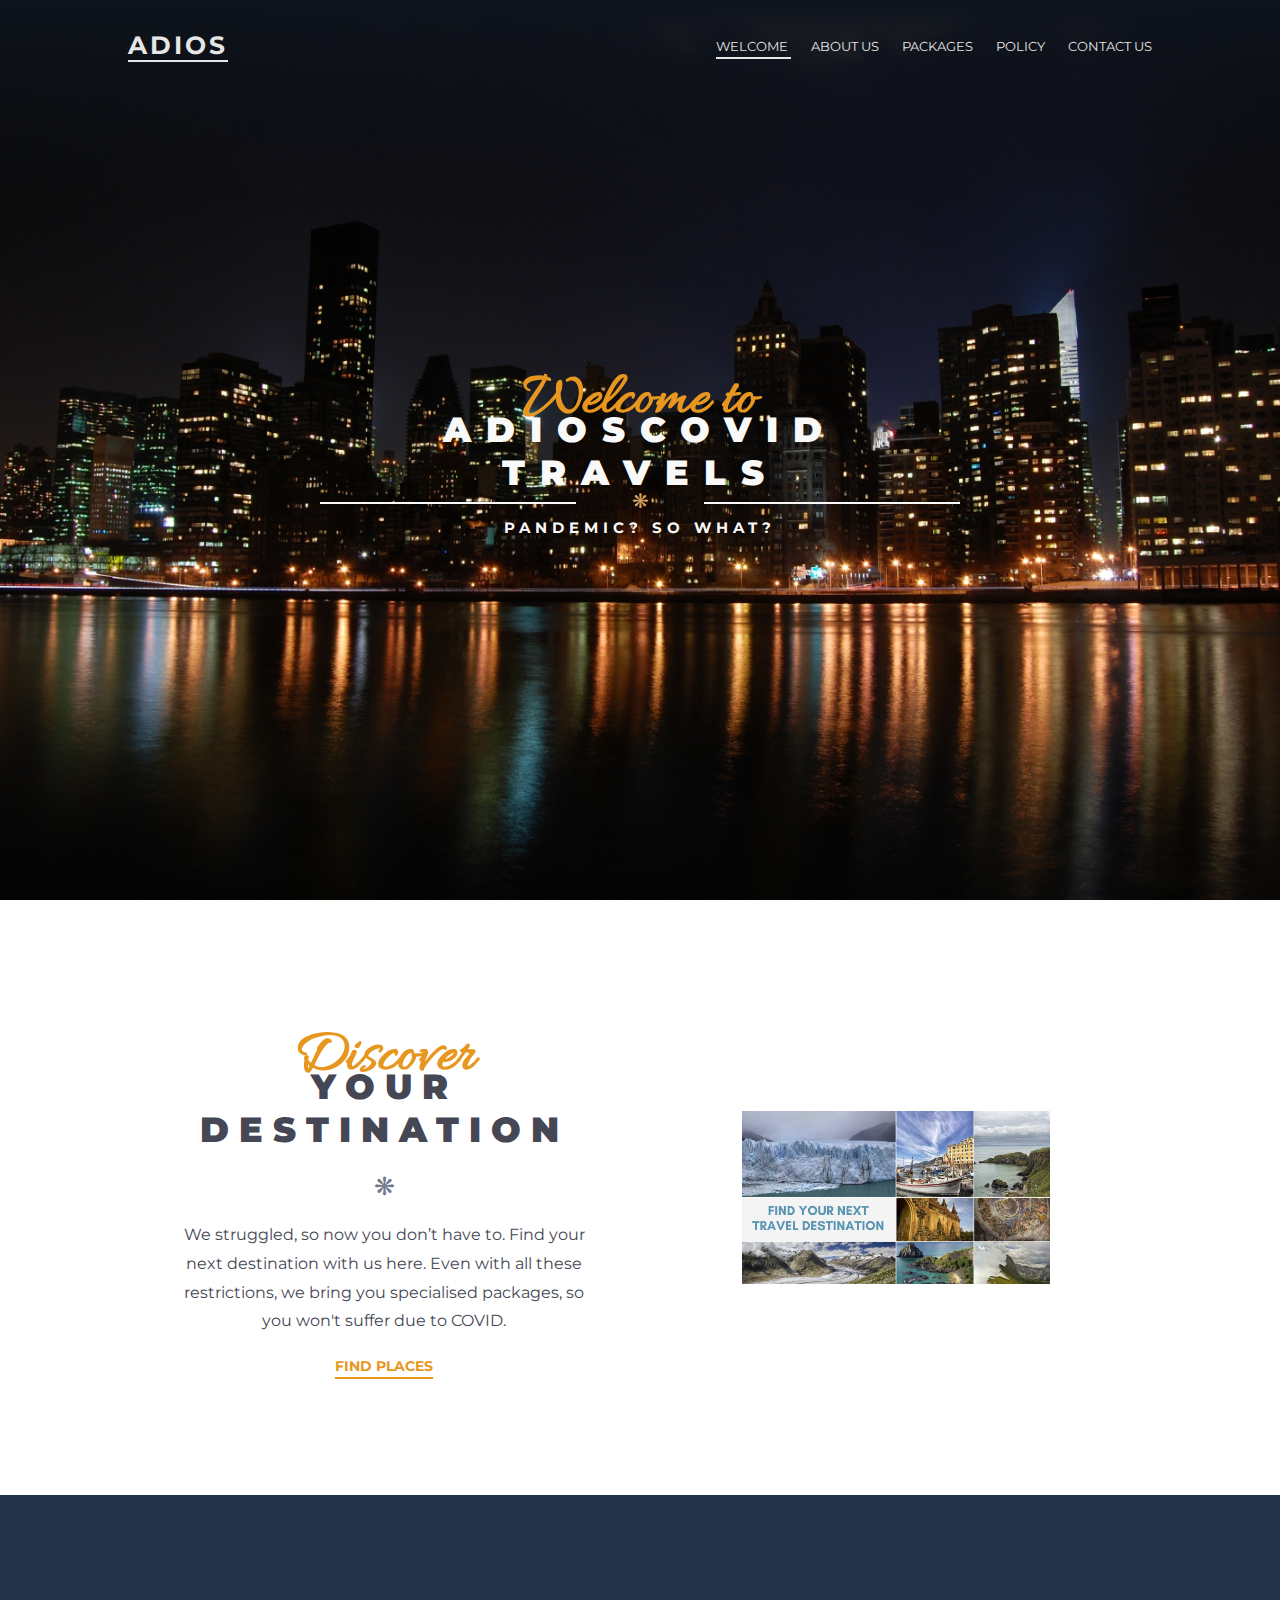
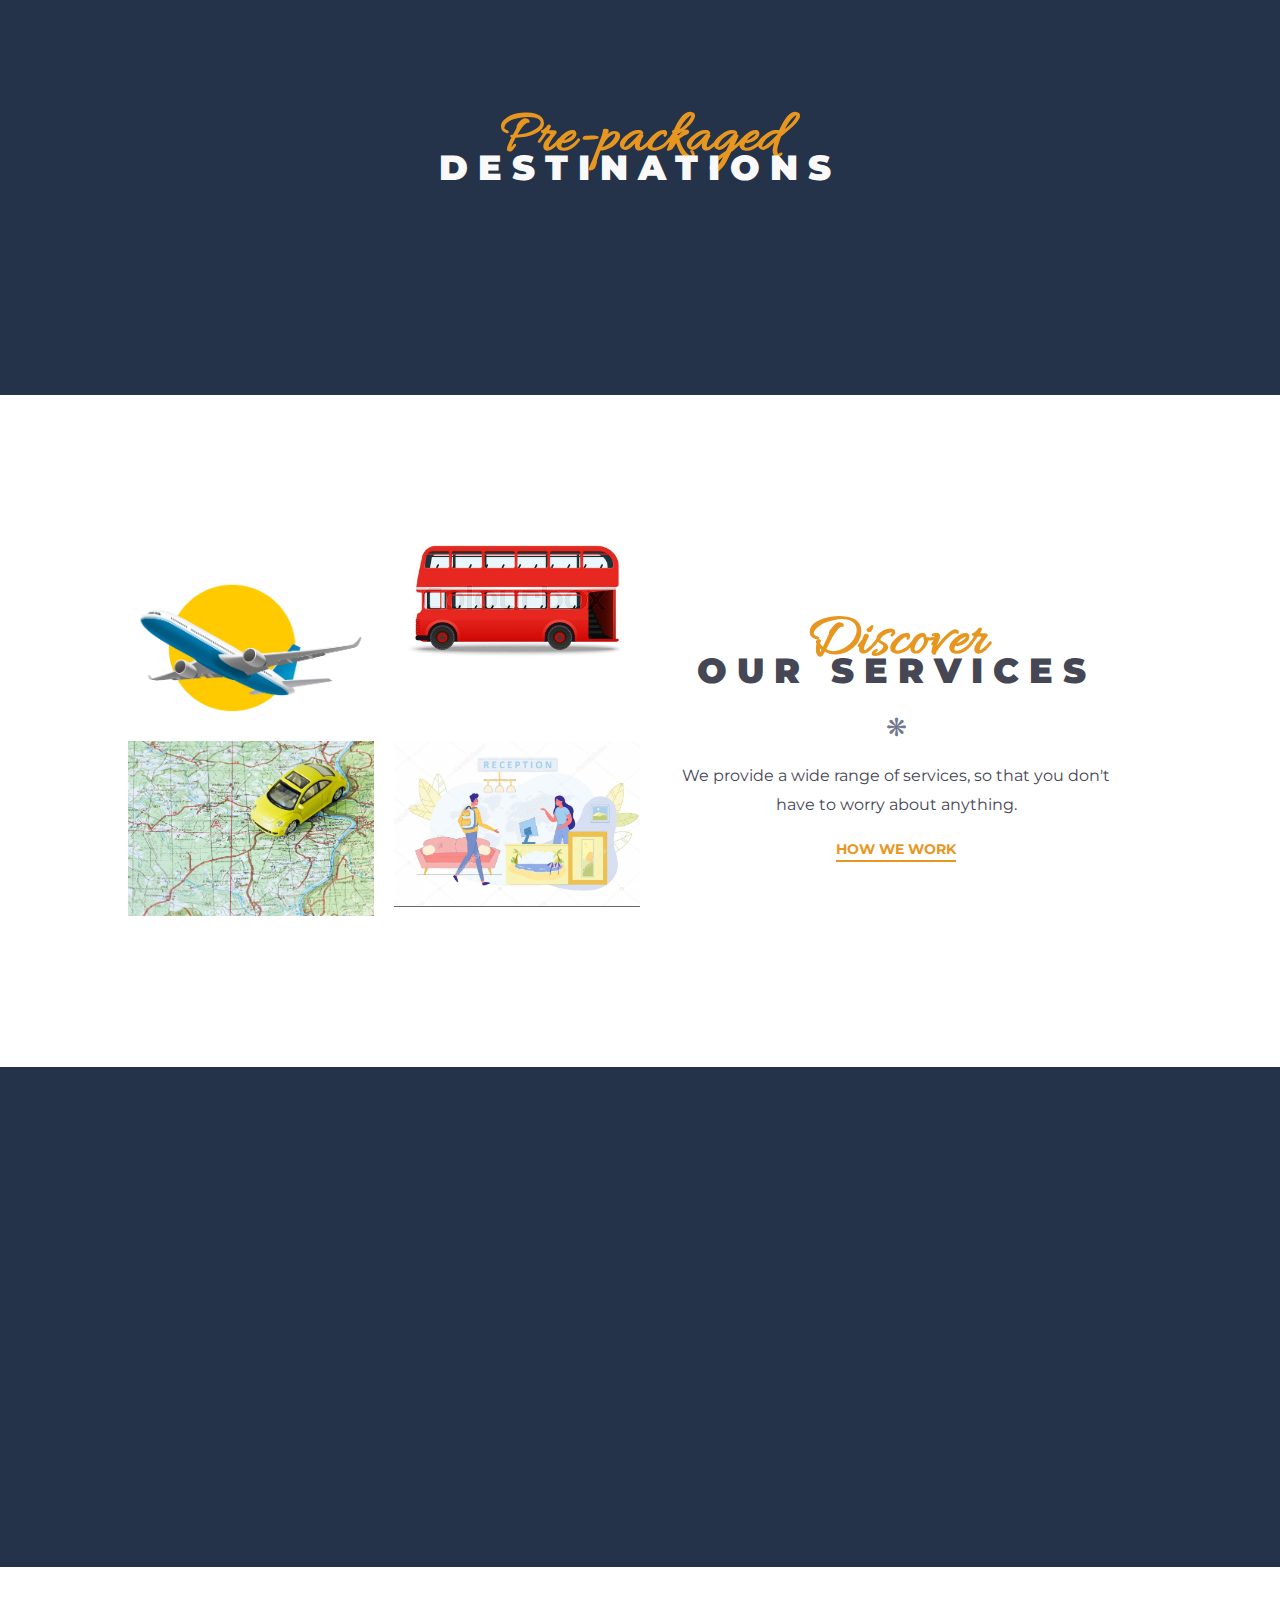
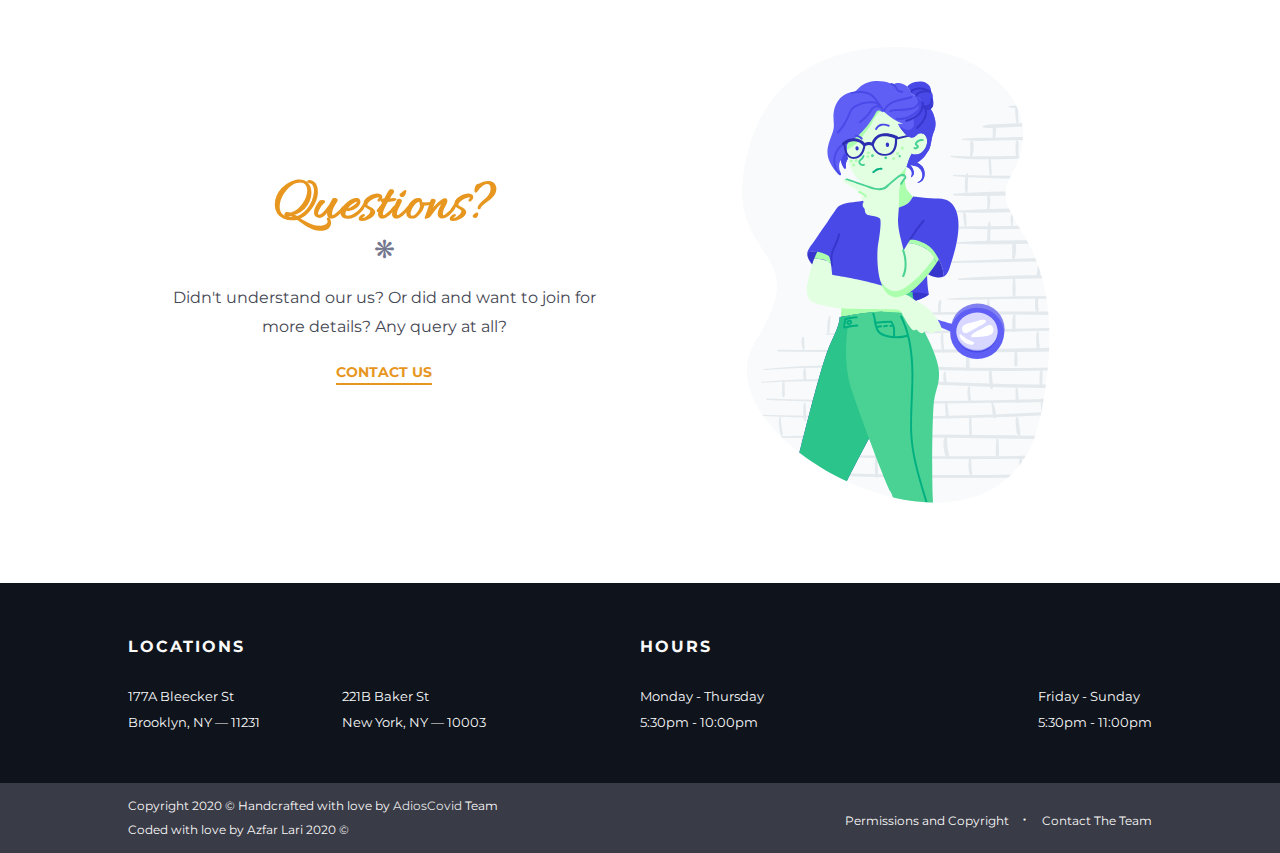
<file: index.html>
<!DOCTYPE html>
<html lang="en">
	<head>
		<meta charset="UTF-8">
		<meta name="viewport" content="width=device-width, initial-scale=1">
		<meta name="author" content="Website coded by Azfar Lari">
		<meta name="description" content="we all are traveller">
		<title> Home - AdiosCovid </title>
		<link href="https://fonts.googleapis.com/css?family=Allura" rel="stylesheet">
		<link href="https://fonts.googleapis.com/css?family=Montserrat:400,700,900" rel="stylesheet">
		<link rel="stylesheet" href="./assets/css/styles.css">
	</head>
	<body>
		<header id="go_to_top">
			<div class="gradient">
				<div class="container">
					<h2 id="logo"><a href="index.html"> Adios </a></h2>
					<img id="open_menu" class="menu_icon show" src="./assets/img/menu.png" >
					<img id="close_menu" class="menu_icon" src="./assets/img/x.png" >
					<nav>
						<a href="#go_to_top" class="menu_link active"> Welcome </a>
						<a href="./howwework.html" class="menu_link"> About Us </a>
						<a href="./packages.html" class="menu_link"> Packages </a>
						<a href="./tnc.html" class="menu_link"> Policy </a>
						<a href="./contact.html" class="menu_link"> Contact Us</a>
					</nav>
				</div>
			</div>
			<div class="welcome_container">
				<h1 class="highlight">Welcome to</h1>
				<h1 class="brand"> AdiosCovid Travels </h1>
				<span class="symbol"> &#10059; </span>
				<h2> Pandemic? So what? </h2>
			</div>
		</header>
		
		<main>
			<section id="about" class="breakpoint">
				<div class="content">
					<h1 class="highlight"> Discover </h1>
					<h1 class="topic"> your destination </h1>
					<p class="symbol"> &#10059; </p>
					<p> We struggled, so now you don’t have to. Find your next destination with us here. Even with all these restrictions, we bring you specialised packages, so you won't suffer due to COVID.
					</p>
					<h2><a href="./packages.html"> Find Places </a></h2>
				</div>
				<div class="img_container">
					<img src="./assets/img/menu.jpg" title="Logo" alt="destination"> 
				</div>
			</section>
			
			<section class="divider"> 
					<h1 class="highlight"> Pre-packaged </h1>
					<h1 class="topic"> Destinations </h1>
			</section>
			
			<section id="menu" class="breakpoint"> 
				<div class="img_container">
					<img class="align_end" src="./assets/img/travel1.jpg" title="Flights" alt="Flights"> 
					<img class="align_end" src="./assets/img/travel2.jpg" title="City" alt="City">
					<img class="align_start" src="./assets/img/travel3.jpg" title="Pickup" alt="Pickup">
					<img class="align_start" src="./assets/img/travel4.jpg" title="Hotel" alt="Hotel">
				</div>
				<div class="content">
					<h1 class="highlight"> Discover </h1>
					<h1 class="topic"> our services </h1>
					<p class="symbol"> &#10059; </p>
					<p> We provide a wide range of services, so that you don't have to worry about anything. </p>
					<h2><a href="./howwework.html"> How we work </a></h2>
				</div>
			</section>
			
			<section class="divider">
					<h1 class="highlight">  </h1>
					<h1 class="topic">  </h1>			
			</section>
			
			<section id="reservation" class="breakpoint"> 
				<div class="content">
					<h1 class="highlight"> Questions? </h1>
					<h1 class="topic">  </h1>
					<p class="symbol"> &#10059; </p>
					<p>  Didn't understand our us? Or did and want to join for more details? Any query at all? </p>
					<h2><a href="./contact.html"> Contact Us </a></h2>
				</div>
				<div class="img_container">
					<img src="./assets/img/ques.svg" title="Girl Thinking" alt="thinking"> 
				</div>			
			</section>
						
		</main>

		<footer>
			<div id="info" class="breakpoint">
				<div id="locations">
					<h2> Locations </h2>
					<div  class="address_container">
						<div class="address1">
							<p> 177A Bleecker St </p>
							<p> Brooklyn, NY — 11231 </p>
						</div>
						<div class="address2">
							<p> 221B Baker St </p>
							<p> New York, NY — 10003 </p>
						</div>
					</div>
				</div>
				
				<div id="hours">
					<h2> Hours </h2>
					<div class="open_container">
						<div class="open">
							<p> Monday - Thursday </p>
							<p> 5:30pm - 10:00pm </p>
						</div>	
						<div class="open">
							<p> Friday - Sunday </p>
							<p> 5:30pm - 11:00pm </p>
						</div>
					</div>
				</div>
			</div>
							
		<div class="copyright_container">

			<div id="copyright">

					<div> 
						<p> Copyright 2020 &copy; Handcrafted with love by <a href="#">AdiosCovid </a> Team </p>
						<p> Coded with love by Azfar Lari 2020 &copy; </p>
					</div>
					<div>
						<p> Permissions and Copyright <span class="dot"> &middot; </span> Contact The Team </p>
					</div>			
			</div>
		</div>	
	</footer>

</body>
<script src="./assets/js/scripts.js"> </script>
</html>
</file>
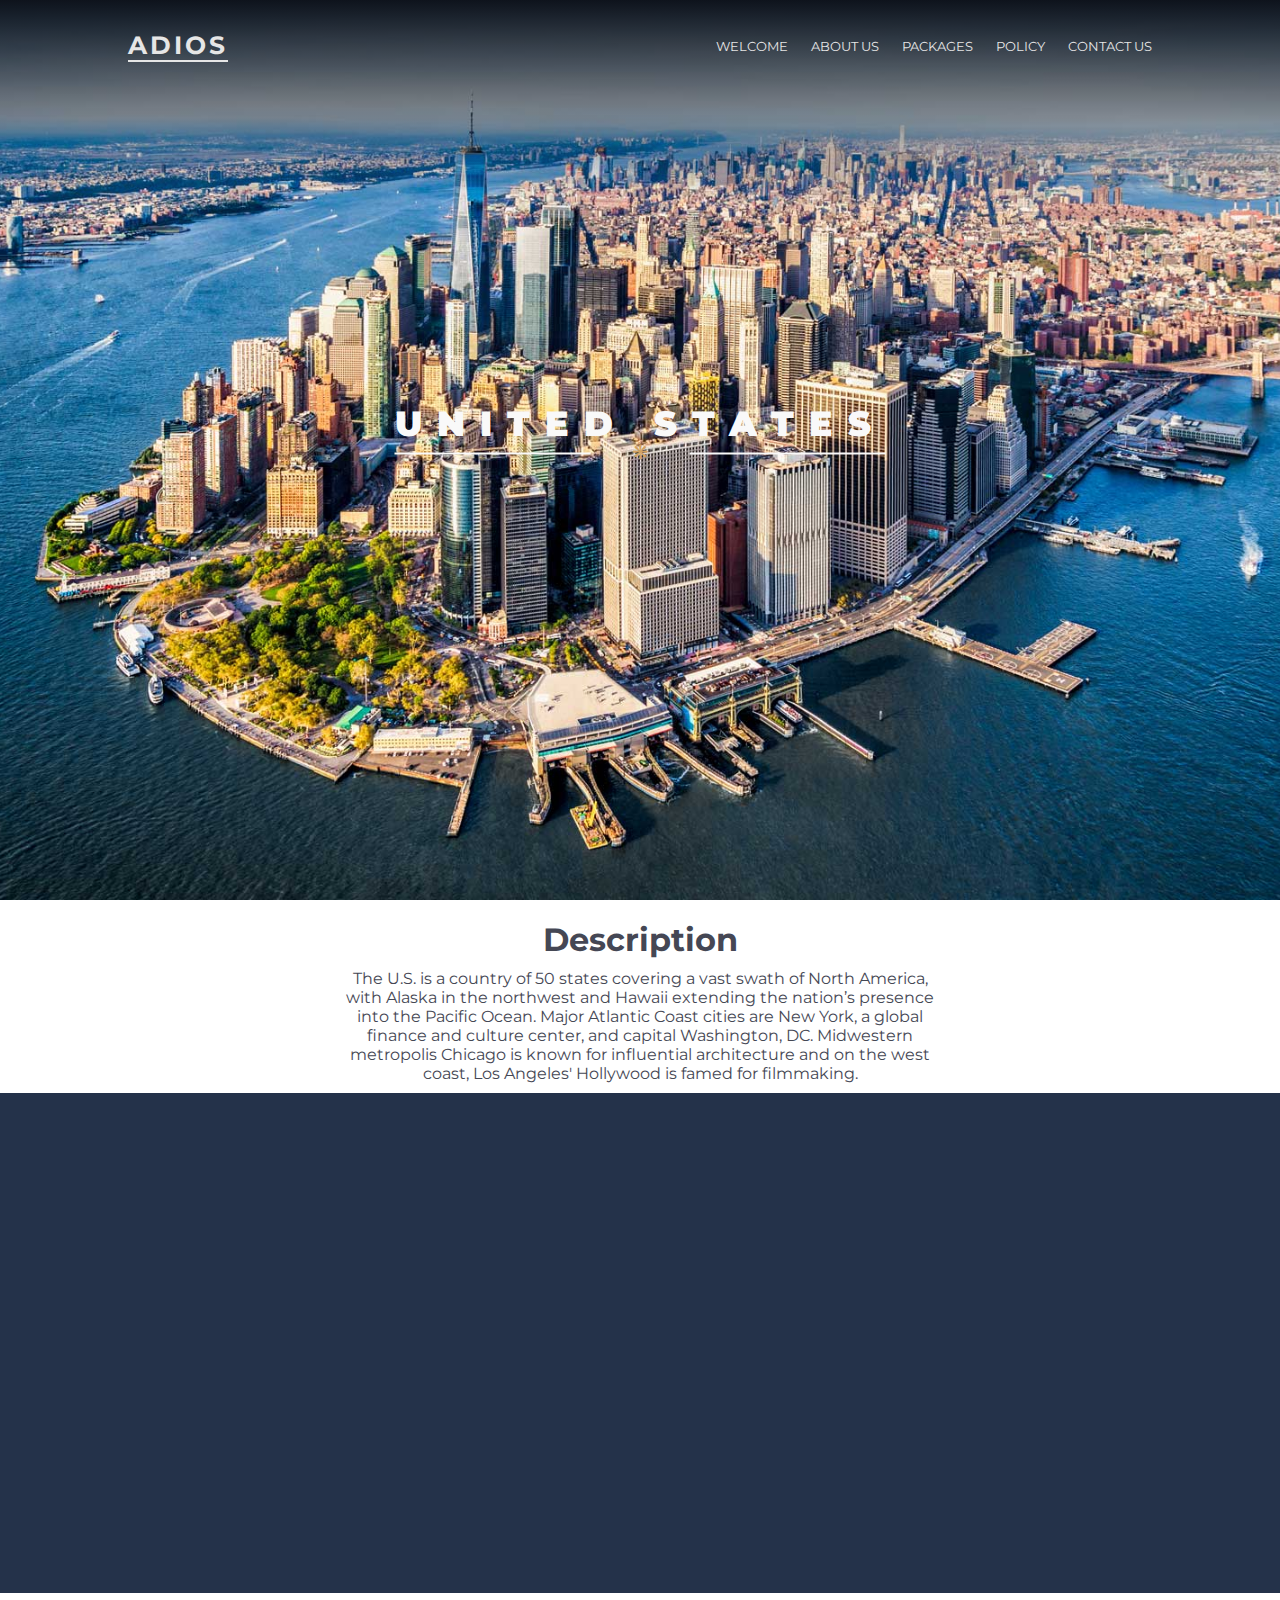
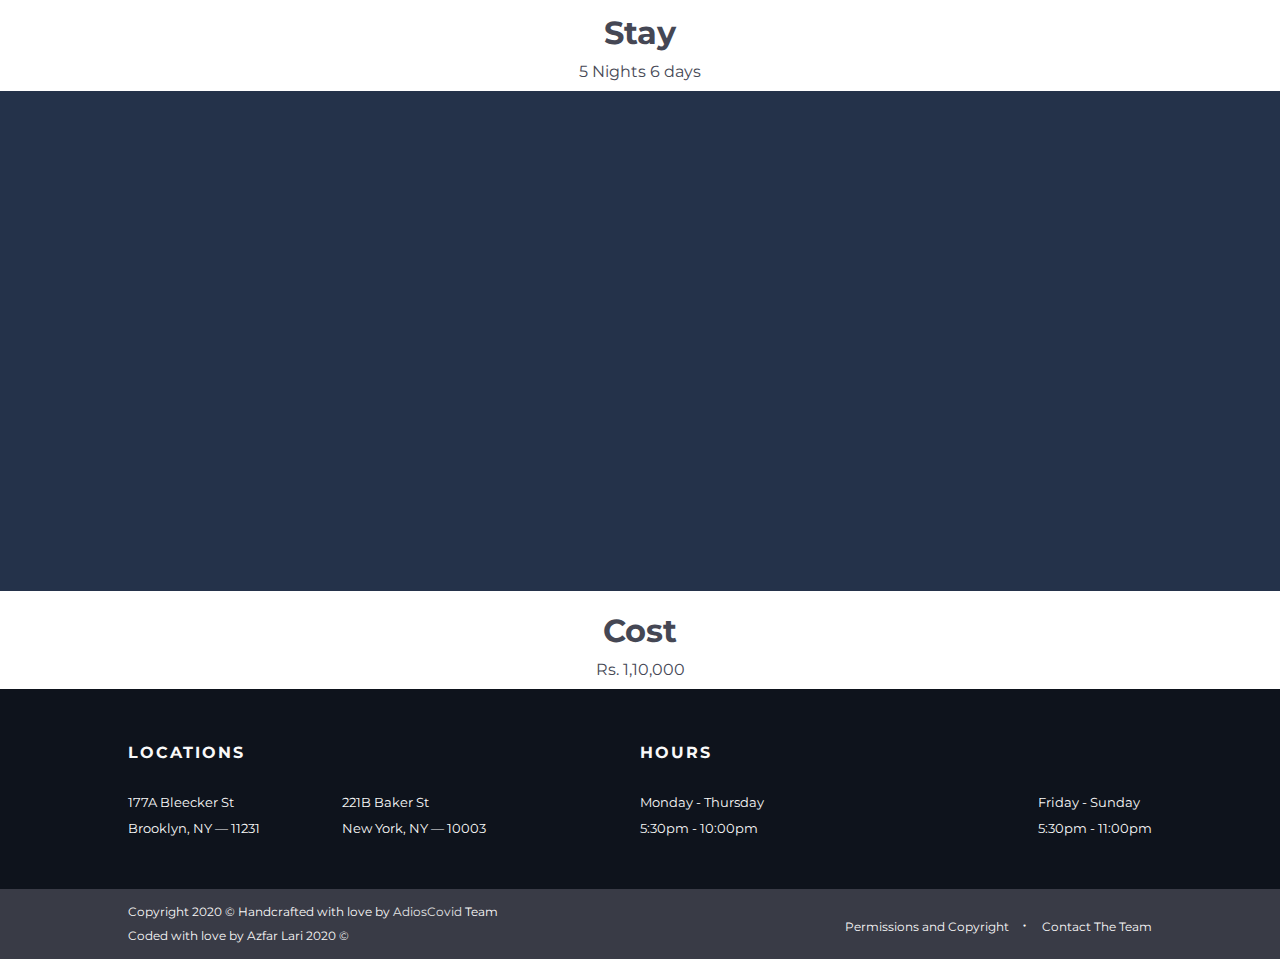
<file: america.html>
<!DOCTYPE html>
<html lang="en">
	<head>
		<meta charset="UTF-8">
		<meta name="viewport" content="width=device-width, initial-scale=1">
		<meta name="author" content="Website coded by Azfar Lari">
		<title> United States - AdiosCovid </title>
		<link href="https://fonts.googleapis.com/css?family=Allura" rel="stylesheet">
		<link href="https://fonts.googleapis.com/css?family=Montserrat:400,700,900" rel="stylesheet">
        <link rel="stylesheet" href="./assets/css/styles.css">
        <link rel="stylesheet" href="./assets/css/america.css">
	</head>
	<body>
		<header id="go_to_top">
			<div class="gradient">
				<div class="container">
					<h2 id="logo"><a href="index.html"> Adios </a></h2>
					<img id="open_menu" class="menu_icon show" src="./assets/img/menu.png" >
					<img id="close_menu" class="menu_icon" src="./assets/img/x.png" >
					<nav>
						<a href="./index.html" class="menu_link"> Welcome </a>
						<a href="./howwework.html" class="menu_link"> About Us </a>
						<a href="./packages.html" class="menu_link"> Packages </a>
						<a href="./tnc.html" class="menu_link"> Policy </a>
						<a href="./contact.html" class="menu_link"> Contact Us</a>
					</nav>
				</div>
			</div>
			<div class="welcome_container">
				
				<h1 class="brand"> United States </h1>
				<span class="symbol"> &#10059; </span>
				<h2>  </h2>
			</div>
		</header>
		
		<main>
            <section style="display:flex;justify-content: center;text-align: center;flex-direction: column;padding: 10px 10%;">
                <h1 style="font-family: Montserrat;font-size: xx-large;padding-top: 10px;"> Description</h1>
                <p style="padding-top: 10px;margin-right: 20%;margin-left: 20%;">The U.S. is a country of 50 states covering a vast swath of North America, with Alaska in the northwest and Hawaii extending the nation’s presence into the Pacific Ocean. Major Atlantic Coast cities are New York, a global finance and culture center, and capital Washington, DC. Midwestern metropolis Chicago is known for influential architecture and on the west coast, Los Angeles' Hollywood is famed for filmmaking.
                </section>
			
			<section class="divider"> 
					
			</section>
			
			<section style="display:flex;justify-content: center;text-align: center;flex-direction: column;padding: 10px 10%;">
                <h1 style="font-family: Montserrat;font-size: xx-large;padding-top: 10px;"> Stay</h1>
                <p style="padding-top: 10px;">
                5 Nights 6 days
                </p>
            </section>
			<section class="divider">
					<h1 class="highlight">  </h1>
					<h1 class="topic">  </h1>			
			</section>
			
			<section style="display:flex;justify-content: center;text-align: center;flex-direction: column;padding: 10px 10%;">
                <h1 style="font-family: Montserrat;font-size: xx-large;padding-top: 10px;"> Cost</h1>
                <p style="padding-top: 10px;">
                  Rs. 1,10,000  </p>
            </section>
						
		</main>

		<footer>
			<div id="info" class="breakpoint">
				<div id="locations">
					<h2> Locations </h2>
					<div  class="address_container">
						<div class="address1">
							<p> 177A Bleecker St </p>
							<p> Brooklyn, NY — 11231 </p>
						</div>
						<div class="address2">
							<p> 221B Baker St </p>
							<p> New York, NY — 10003 </p>
						</div>
					</div>
				</div>
				
				<div id="hours">
					<h2> Hours </h2>
					<div class="open_container">
						<div class="open">
							<p> Monday - Thursday </p>
							<p> 5:30pm - 10:00pm </p>
						</div>	
						<div class="open">
							<p> Friday - Sunday </p>
							<p> 5:30pm - 11:00pm </p>
						</div>
					</div>
				</div>
			</div>
							
		<div class="copyright_container">

			<div id="copyright">

					<div> 
						<p> Copyright 2020 &copy; Handcrafted with love by <a href="#">AdiosCovid </a> Team </p>
						<p> Coded with love by Azfar Lari 2020 &copy; </p>
					</div>
					<div>
						<p> Permissions and Copyright <span class="dot"> &middot; </span> Contact The Team </p>
					</div>			
			</div>
		</div>	
	</footer>

</body>
<script src="./assets/js/scripts.js"> </script>
</html>
</file>
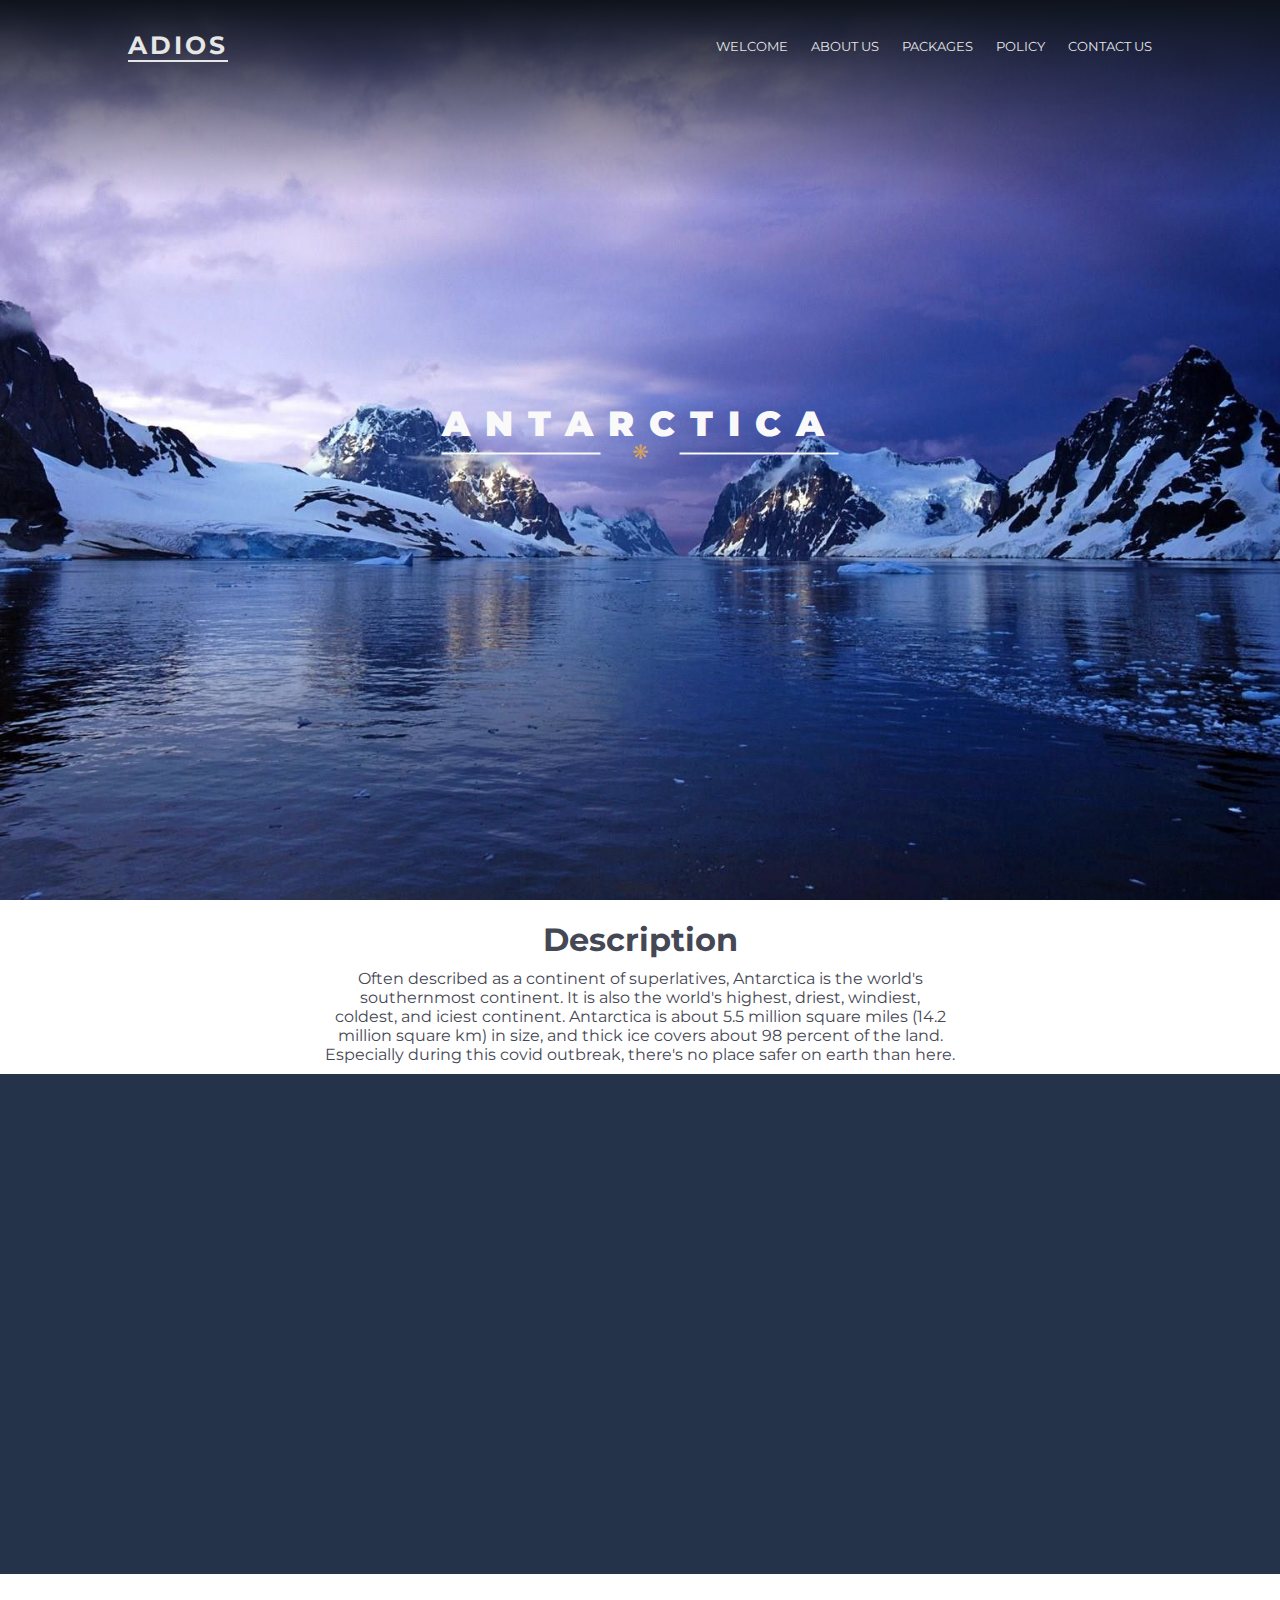
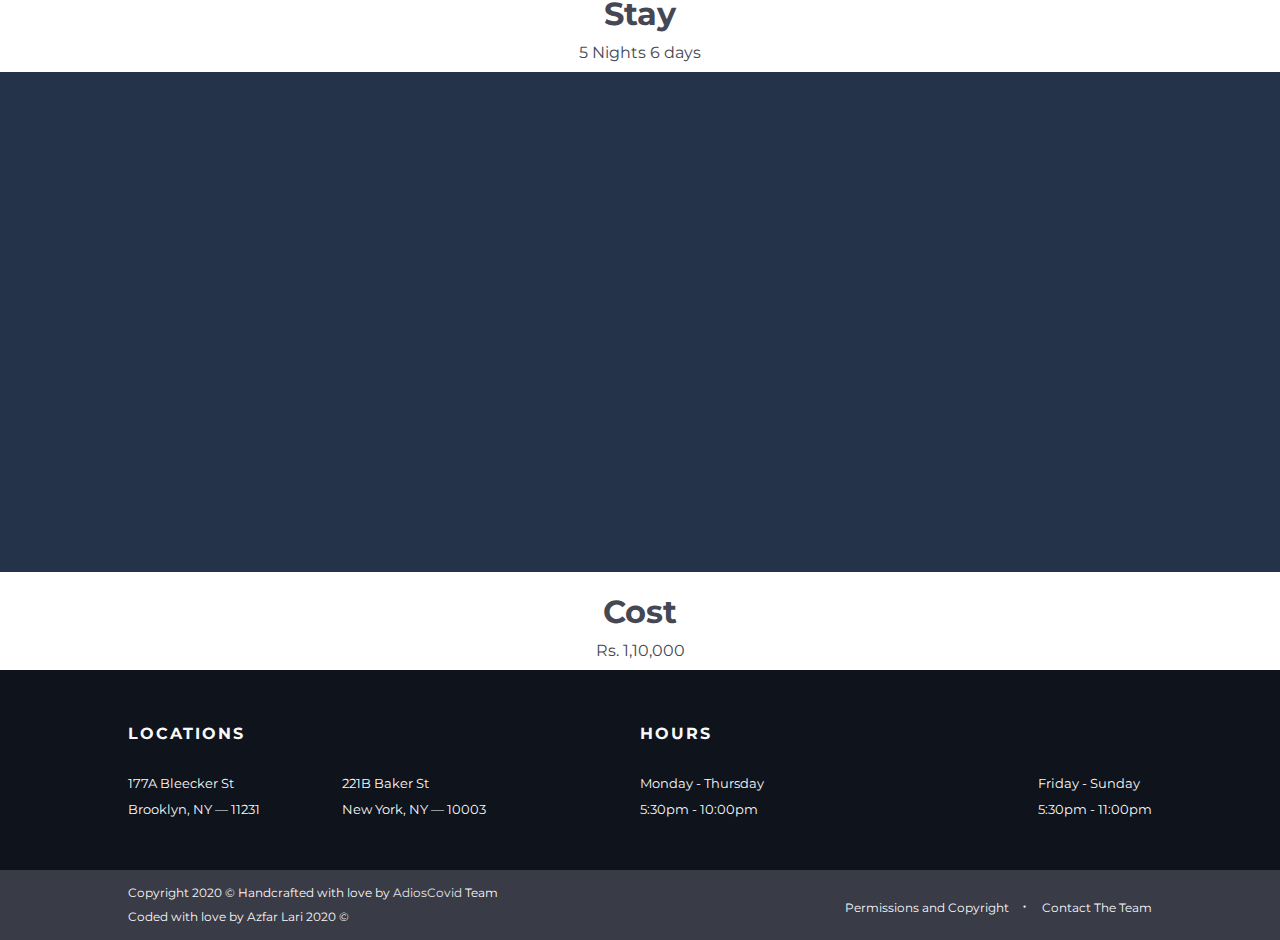
<file: antarctica.html>
<!DOCTYPE html>
<html lang="en">
	<head>
		<meta charset="UTF-8">
		<meta name="viewport" content="width=device-width, initial-scale=1">
		<meta name="author" content="Website coded by Azfar Lari">
		<title> Antarctica - AdiosCovid </title>
		<link href="https://fonts.googleapis.com/css?family=Allura" rel="stylesheet">
		<link href="https://fonts.googleapis.com/css?family=Montserrat:400,700,900" rel="stylesheet">
        <link rel="stylesheet" href="./assets/css/styles.css">
        <link rel="stylesheet" href="./assets/css/antarctica.css">
	</head>
	<body>
		<header id="go_to_top">
			<div class="gradient">
				<div class="container">
					<h2 id="logo"><a href="index.html"> Adios </a></h2>
					<img id="open_menu" class="menu_icon show" src="./assets/img/menu.png" >
					<img id="close_menu" class="menu_icon" src="./assets/img/x.png" >
					<nav>
						<a href="./index.html" class="menu_link"> Welcome </a>
						<a href="./howwework.html" class="menu_link"> About Us </a>
						<a href="./packages.html" class="menu_link"> Packages </a>
						<a href="./tnc.html" class="menu_link"> Policy </a>
						<a href="./contact.html" class="menu_link"> Contact Us</a>
					</nav>
				</div>
			</div>
			<div class="welcome_container">
				
				<h1 class="brand"> Antarctica </h1>
				<span class="symbol"> &#10059; </span>
				<h2> </h2>
			</div>
		</header>
		
		<main>
            <section style="display:flex;justify-content: center;text-align: center;flex-direction: column;padding: 10px 10%;">
                <h1 style="font-family: Montserrat;font-size: xx-large;padding-top: 10px;"> Description</h1>
                <p style="padding-top: 10px;margin-right: 20%;margin-left: 20%;">
                    Often described as a continent of superlatives, Antarctica is the world's southernmost continent. It is also the world's highest, driest, windiest, coldest, and iciest continent. Antarctica is about 5.5 million square miles (14.2 million square km) in size, and thick ice covers about 98 percent of the land.
                </p>
                <p>Especially during this covid outbreak, there's no place safer on earth than here.</p>
            </section>
			
			<section class="divider"> 
					
			</section>
			
			<section style="display:flex;justify-content: center;text-align: center;flex-direction: column;padding: 10px 10%;">
                <h1 style="font-family: Montserrat;font-size: xx-large;padding-top: 10px;"> Stay</h1>
                <p style="padding-top: 10px;">
                5 Nights 6 days   
                </p>
            </section>
			<section class="divider">
					<h1 class="highlight">  </h1>
					<h1 class="topic">  </h1>			
			</section>
			
			<section style="display:flex;justify-content: center;text-align: center;flex-direction: column;padding: 10px 10%;">
                <h1 style="font-family: Montserrat;font-size: xx-large;padding-top: 10px;"> Cost</h1>
                <p style="padding-top: 10px;">
                  Rs. 1,10,000  </p>
            </section>
						
		</main>

		<footer>
			<div id="info" class="breakpoint">
				<div id="locations">
					<h2> Locations </h2>
					<div  class="address_container">
						<div class="address1">
							<p> 177A Bleecker St </p>
							<p> Brooklyn, NY — 11231 </p>
						</div>
						<div class="address2">
							<p> 221B Baker St </p>
							<p> New York, NY — 10003 </p>
						</div>
					</div>
				</div>
				
				<div id="hours">
					<h2> Hours </h2>
					<div class="open_container">
						<div class="open">
							<p> Monday - Thursday </p>
							<p> 5:30pm - 10:00pm </p>
						</div>	
						<div class="open">
							<p> Friday - Sunday </p>
							<p> 5:30pm - 11:00pm </p>
						</div>
					</div>
				</div>
			</div>
							
		<div class="copyright_container">

			<div id="copyright">

					<div> 
						<p> Copyright 2020 &copy; Handcrafted with love by <a href="#">AdiosCovid </a> Team </p>
						<p> Coded with love by Azfar Lari 2020 &copy; </p>
					</div>
					<div>
						<p> Permissions and Copyright <span class="dot"> &middot; </span> Contact The Team </p>
					</div>			
			</div>
		</div>	
	</footer>

</body>
<script src="./assets/js/scripts.js"> </script>
</html>
</file>
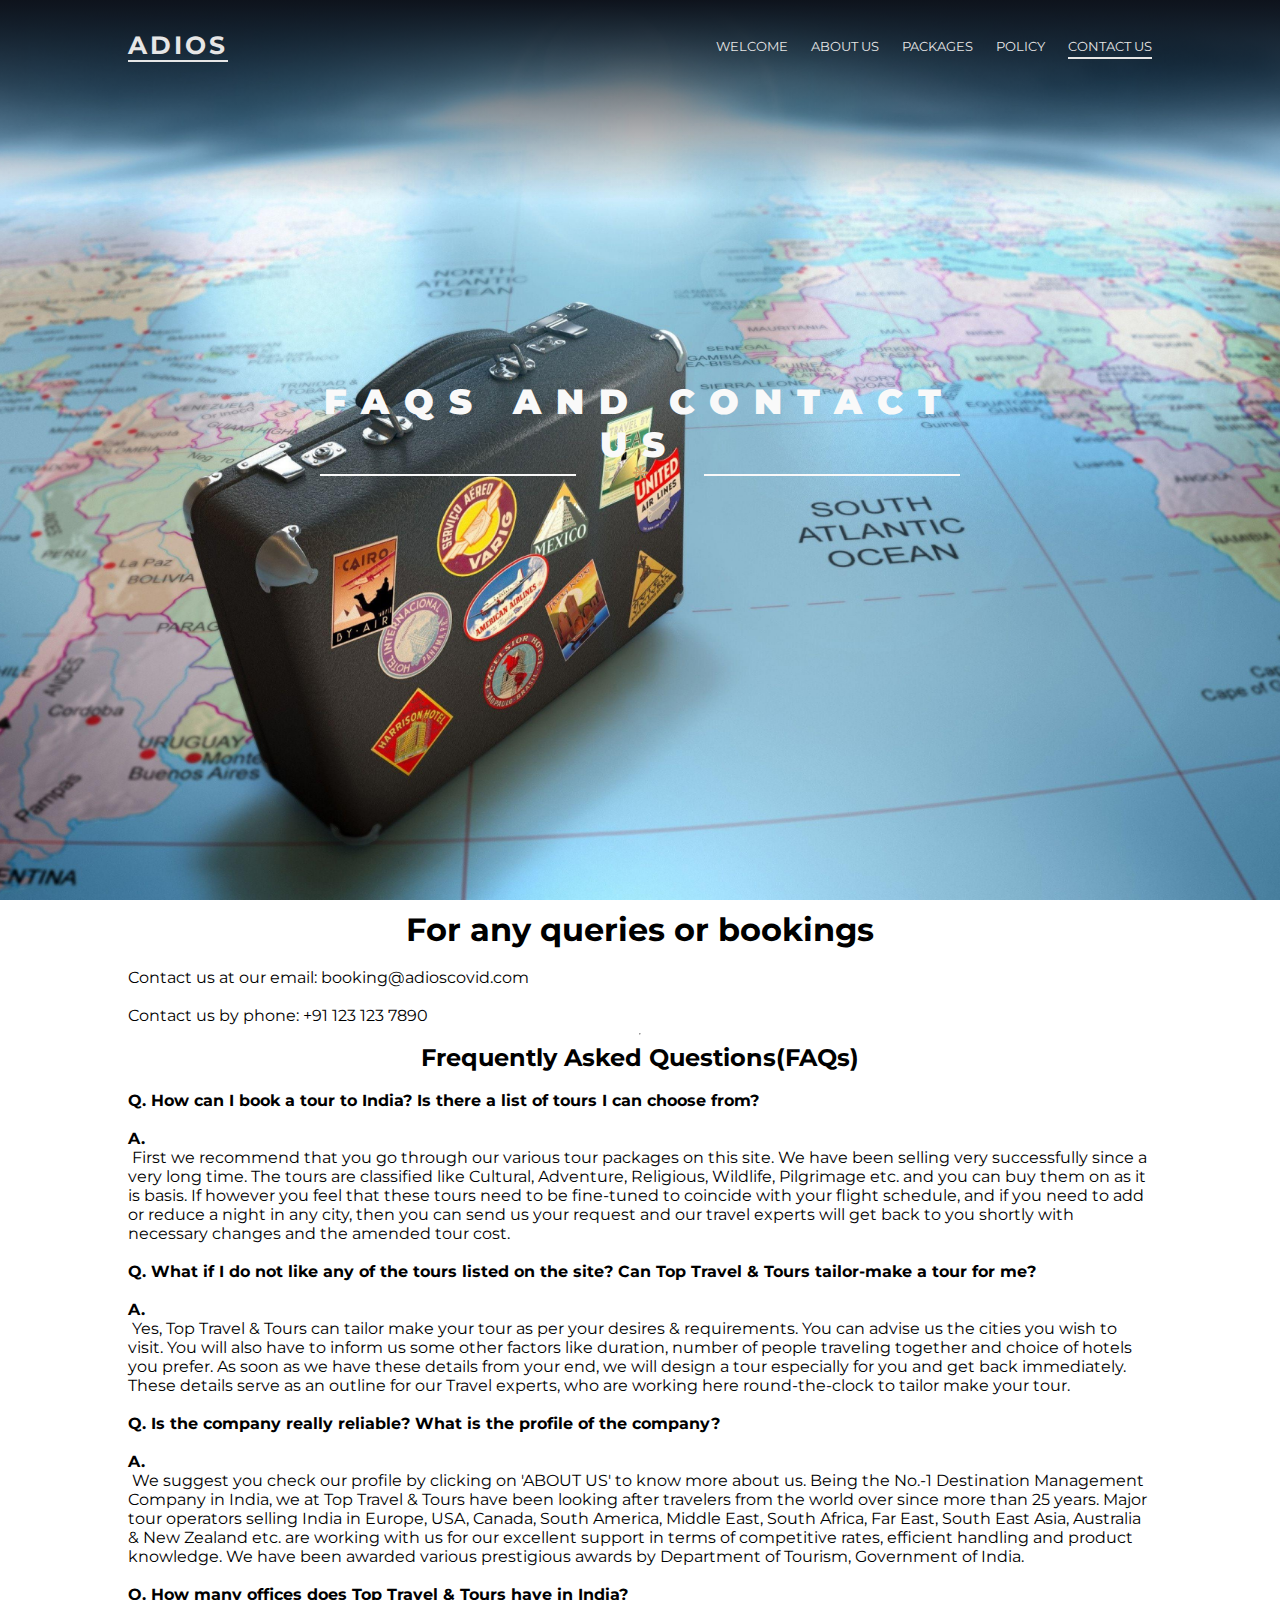
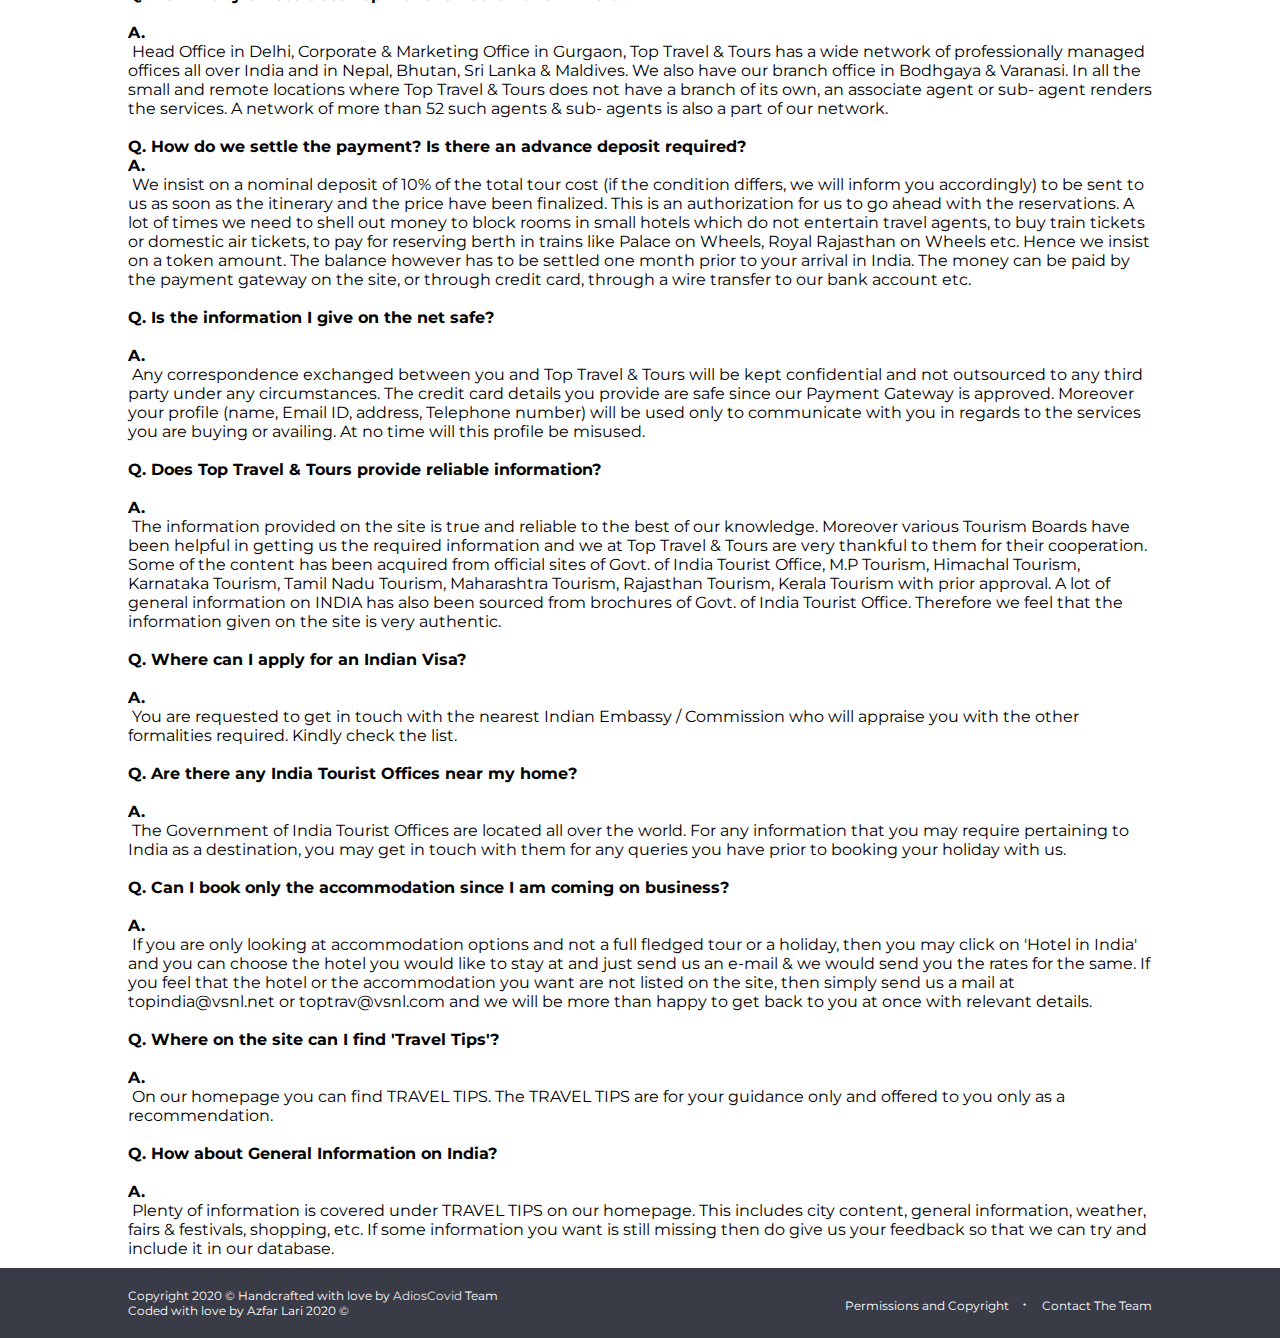
<file: contact.html>
<!DOCTYPE html>
<html lang="en">
	<head>
		<meta charset="UTF-8">
		<meta name="viewport" content="width=device-width, initial-scale=1">
		<meta name="author" content="Website coded by Azfar Lari">
		<meta name="description" content="contact us form">
		<title> Contact Us - AdiosCovid </title>
		<link href="https://fonts.googleapis.com/css?family=Allura" rel="stylesheet">
        <link href="https://fonts.googleapis.com/css?family=Montserrat:400,700,900" rel="stylesheet">
        <link rel="stylesheet" href="./assets/css/styles.css">
        <link rel="stylesheet" href="./assets/css/contact.css">
	</head>
	<body>
		<header id="go_to_top">
			<div class="gradient">
				<div class="container">
					<h2 id="logo"><a href="index.html"> Adios </a></h2>
					<img id="open_menu" class="menu_icon show" src="./assets/img/menu.png" >
					<img id="close_menu" class="menu_icon" src="./assets/img/x.png" >
					<nav>
						<a href="./index.html" class="menu_link"> Welcome </a>
						<a href="./howwework.html" class="menu_link"> About Us </a>
						<a href="./packages.html" class="menu_link"> Packages </a>
						<a href="./tnc.html" class="menu_link"> Policy </a>
						<a href="#" class="menu_link active"> Contact Us</a>
					</nav>
				</div>
			</div>
			<div class="welcome_container">
				<h1 class="brand"> FAQS and contact us </h1>
				<span class="symbol"> &#10059; </span>
			</div>
        </header>
        <section style="display:flex;justify-content: center;flex-direction: column;padding: 10px 10%;">

            <div>
                <h1 style="font-size: xx-large;text-align: center;">For any queries or bookings</h1>
                <br>
                <p>Contact us at our email: booking@adioscovid.com</p>
                <br>
                <p>Contact us by phone: +91 123 123 7890</p>
            </div>
            <hr>
            <h1 style="font-size: x-large;text-align: center;">Frequently Asked Questions(FAQs)</h1>

            <br>
            <strong>Q. How can I book a tour to India? Is there a list of tours I can choose from?</strong><br>
            
            <strong>A.</strong>&nbsp;First we recommend that you go through our 
            various tour packages on this site. We have been selling very 
            successfully since a very long time. The tours are classified like 
            Cultural, Adventure, Religious, Wildlife, Pilgrimage etc. and you can 
            buy them on as it is basis. If however you feel that these tours need to
             be fine-tuned to coincide with your flight schedule, and if you need to
             add or reduce a night in any city, then you can send us your request 
            and our travel experts will get back to you shortly with necessary 
            changes and the amended tour cost.&nbsp;<br>
            
            <br>
            
            <strong>Q. What if I do not like any of the tours listed on the site? Can Top Travel &amp; Tours tailor-make a tour for me?&nbsp;</strong><br>
            
            <strong>A.</strong>&nbsp;Yes, Top Travel &amp; Tours can tailor make 
            your tour as per your desires &amp; requirements. You can advise us the 
            cities you wish to visit. You will also have to inform us some other 
            factors like duration, number of people traveling together and choice of
             hotels you prefer. As soon as we have these details from your end, we 
            will design a tour especially for you and get back immediately. These 
            details serve as an outline for our Travel experts, who are working here
             round-the-clock to tailor make your tour.&nbsp;<br>
            
            <br>
            
            <strong>Q. Is the company really reliable? What is the profile of the company?&nbsp;</strong><br>
            
            <strong>A.</strong>&nbsp;We suggest you check our profile by clicking on
             'ABOUT US' to know more about us. Being the No.-1 Destination 
            Management Company in India, we at Top Travel &amp; Tours have been 
            looking after travelers from the world over since more than 25 years. 
            Major tour operators selling India in Europe, USA, Canada, South 
            America, Middle East, South Africa, Far East, South East Asia, Australia
             &amp; New Zealand etc. are working with us for our excellent support in
             terms of competitive rates, efficient handling and product knowledge. 
            We have been awarded various prestigious awards by Department of 
            Tourism, Government of India.&nbsp;<br>
            
            <br>
            
            <strong>Q. How many offices does Top Travel &amp; Tours have in India?</strong><br>
            
            <strong>A.</strong>&nbsp;Head Office in Delhi, Corporate &amp; Marketing
             Office in Gurgaon, Top Travel &amp; Tours has a wide network of 
            professionally managed offices all over India and in Nepal, Bhutan, Sri 
            Lanka &amp; Maldives. We also have our branch office in Bodhgaya &amp; 
            Varanasi. In all the small and remote locations where Top Travel &amp; 
            Tours does not have a branch of its own, an associate agent or sub- 
            agent renders the services. A network of more than 52 such agents &amp; 
            sub- agents is also a part of our network.&nbsp;<br>
            
            <br>
            
            <strong>Q. How do we settle the payment? Is there an advance deposit required?<br>
            
            A.</strong>&nbsp;We insist on a nominal deposit of 10% of the total tour
             cost (if the condition differs, we will inform you accordingly) to be 
            sent to us as soon as the itinerary and the price have been finalized. 
            This is an authorization for us to go ahead with the reservations. A lot
             of times we need to shell out money to block rooms in small hotels 
            which do not entertain travel agents, to buy train tickets or domestic 
            air tickets, to pay for reserving berth in trains like Palace on Wheels,
             Royal Rajasthan on Wheels etc. Hence we insist on a token amount. The 
            balance however has to be settled one month prior to your arrival in 
            India. The money can be paid by the payment gateway on the site, or 
            through credit card, through a wire transfer to our bank account etc.<br>
            
            <br>
            
            <strong>Q. Is the information I give on the net safe?&nbsp;</strong><br>
            
            <strong>A.</strong>&nbsp;Any correspondence exchanged between you and 
            Top Travel &amp; Tours will be kept confidential and not outsourced to 
            any third party under any circumstances. The credit card details you 
            provide are safe since our Payment Gateway is approved. Moreover your 
            profile (name, Email ID, address, Telephone number) will be used only to
             communicate with you in regards to the services you are buying or 
            availing. At no time will this profile be misused.&nbsp;<br>
            
            <br>
            
            <strong>Q. Does Top Travel &amp; Tours provide reliable information?</strong><br>
            
            <strong>A.</strong>&nbsp;The information provided on the site is true 
            and reliable to the best of our knowledge. Moreover various Tourism 
            Boards have been helpful in getting us the required information and we 
            at Top Travel &amp; Tours are very thankful to them for their 
            cooperation. Some of the content has been acquired from official sites 
            of Govt. of India Tourist Office, M.P Tourism, Himachal Tourism, 
            Karnataka Tourism, Tamil Nadu Tourism, Maharashtra Tourism, Rajasthan 
            Tourism, Kerala Tourism with prior approval. A lot of general 
            information on INDIA has also been sourced from brochures of Govt. of 
            India Tourist Office. Therefore we feel that the information given on 
            the site is very authentic.&nbsp;<br>
            
            <br>
            
            <strong>Q. Where can I apply for an Indian Visa?</strong><br>
            
            <strong>A.</strong>&nbsp;You are requested to get in touch with the 
            nearest Indian Embassy / Commission who will appraise you with the other
             formalities required. Kindly check the list.&nbsp;<br>
            
            <br>
            
            <strong>Q. Are there any India Tourist Offices near my home?&nbsp;</strong><br>
            
            <strong>A.</strong>&nbsp;The Government of India Tourist Offices are 
            located all over the world. For any information that you may require 
            pertaining to India as a destination, you may get in touch with them for
             any queries you have prior to booking your holiday with us.&nbsp;<br>
            
            <br>
            
            <strong>Q. Can I book only the accommodation since I am coming on business?</strong><br>
            
            <strong>A.</strong>&nbsp;If you are only looking at accommodation 
            options and not a full fledged tour or a holiday, then you may click on 
            'Hotel in India' and you can choose the hotel you would like to stay at 
            and just send us an e-mail &amp; we would send you the rates for the 
            same. If you feel that the hotel or the accommodation you want are not 
            listed on the site, then simply send us a mail at topindia@vsnl.net or 
            toptrav@vsnl.com and we will be more than happy to get back to you at 
            once with relevant details.<br>
            
            <br>
            
            <strong>Q. Where on the site can I find 'Travel Tips'?</strong><br>
            
            <strong>A.</strong>&nbsp;On our homepage you can find TRAVEL TIPS. The 
            TRAVEL TIPS are for your guidance only and offered to you only as a 
            recommendation.&nbsp;<br>
            
            <br>
            
            <strong>Q. How about General Information on India?</strong><br>
            
            <strong>A.</strong>&nbsp;Plenty of information is covered under TRAVEL 
            TIPS on our homepage. This includes city content, general information, 
            weather, fairs &amp; festivals, shopping, etc. If some information you 
            want is still missing then do give us your feedback so that we can try 
            and include it in our database.&nbsp;<br>
            
            </section>
		<div class="copyright_container">

			<div id="copyright">
					<div> 
						<p style="color:white"> Copyright 2020 &copy; Handcrafted with love by <a href="#">AdiosCovid </a> Team </p>
						<p style="color:white"> Coded with love by Azfar Lari 2020 &copy; </p>
					</div>
					<div>
						<p style="color:white"> Permissions and Copyright <span class="dot"> &middot; </span> Contact The Team </p>
					</div>			
			</div>
		</div>	
	</footer>

</body>
<script src="./assets/js/scripts.js"> </script>
</html>
</file>
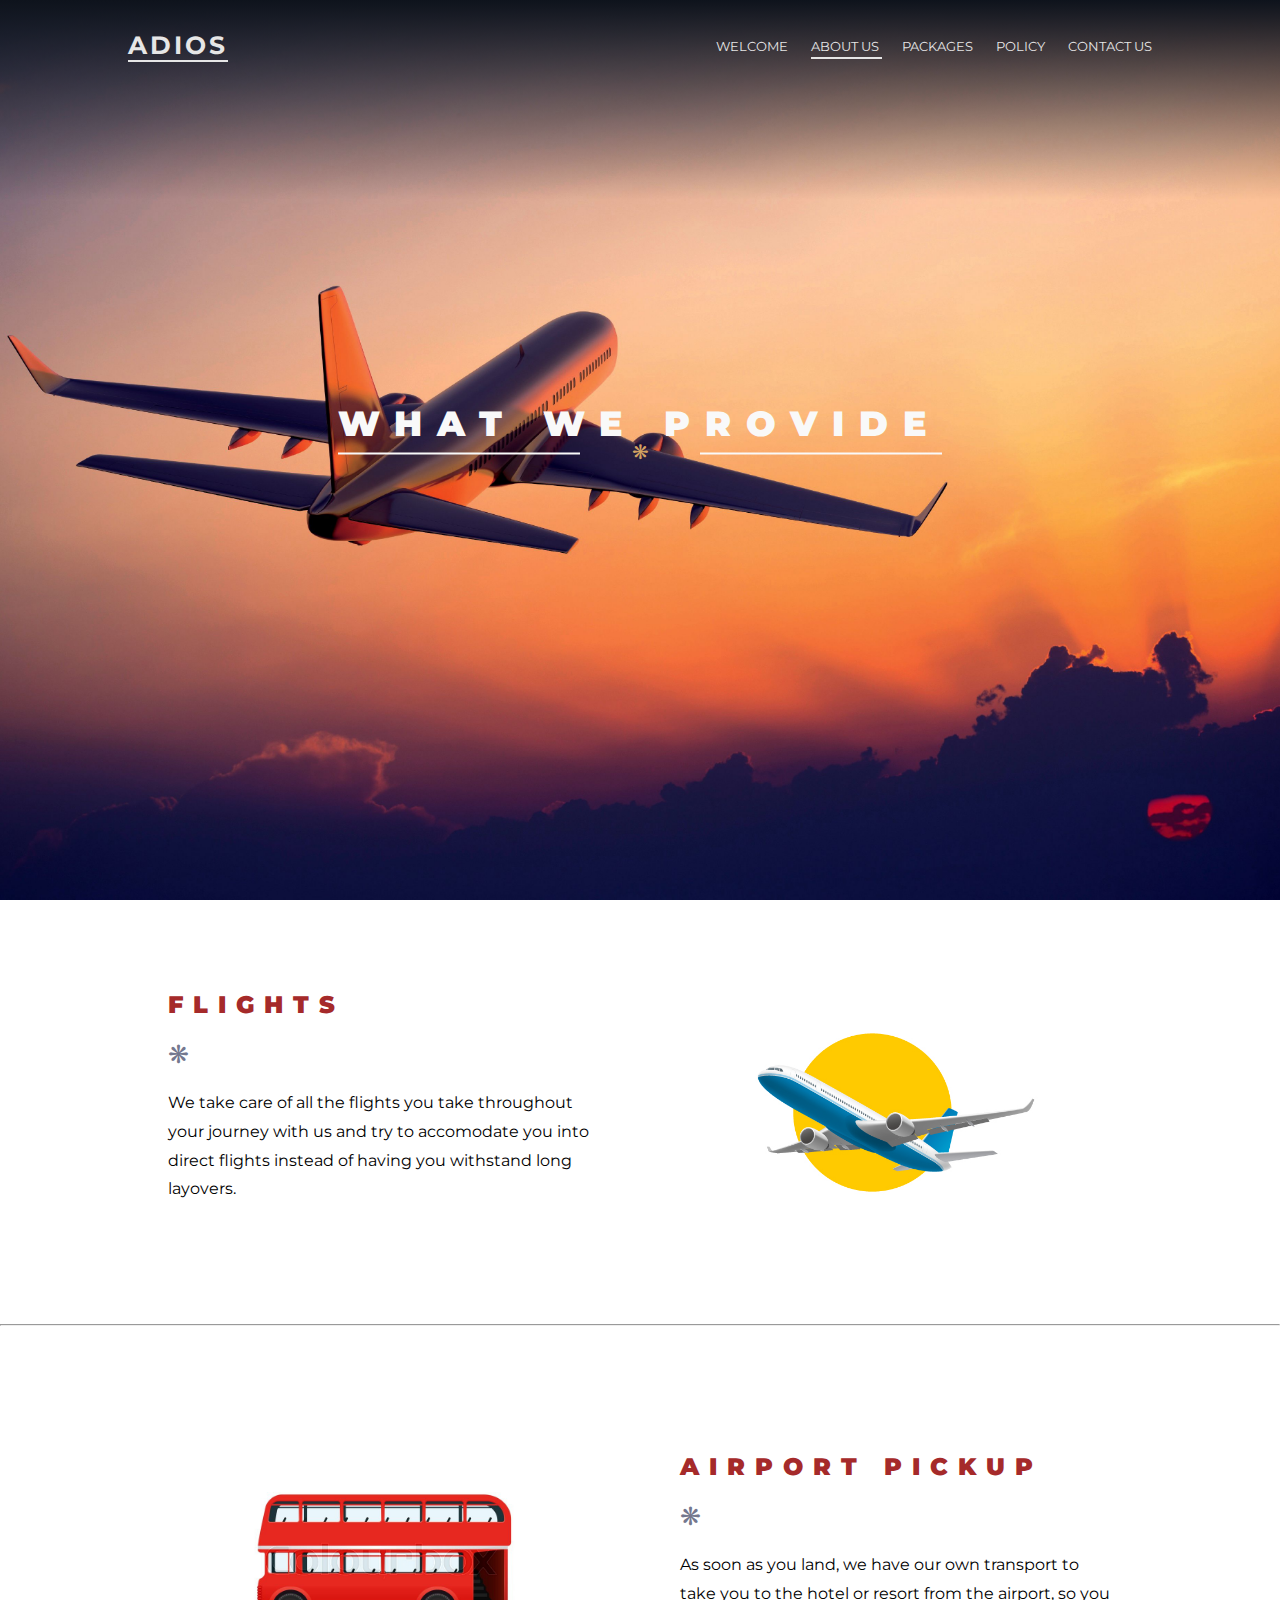
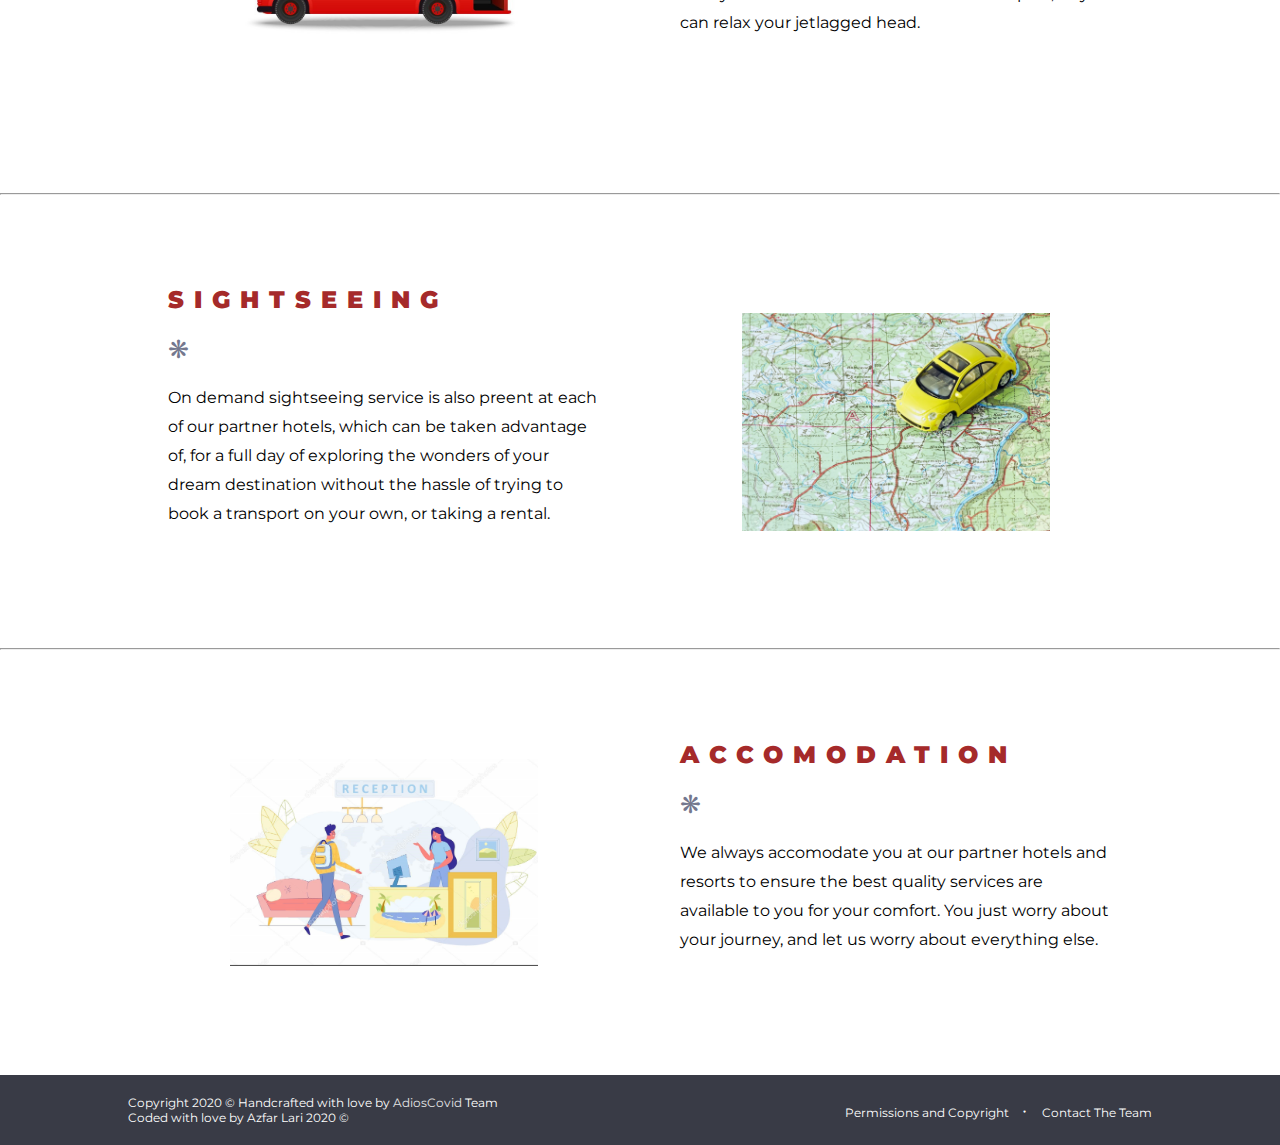
<file: howwework.html>
<!DOCTYPE html>
<html lang="en">
	<head>
		<meta charset="UTF-8">
		<meta name="viewport" content="width=device-width, initial-scale=1">
		<meta name="author" content="Website coded by Azfar Lari">
		<meta name="description" content="NoteBuzz Homepage. Created using the design of George Olaru on Behance.">
		<meta name="keywords" content="delhi university, website, notes, notebuzz">
		<title> How We Work - AdiosCovid </title>
		<link href="https://fonts.googleapis.com/css?family=Allura" rel="stylesheet">
        <link href="https://fonts.googleapis.com/css?family=Montserrat:400,700,900" rel="stylesheet">
        <link rel="stylesheet" href="./assets/css/styles.css">
        <link rel="stylesheet" href="./assets/css/team.css">
	</head>
	<body>
		<header id="go_to_top">
			<div class="gradient">
				<div class="container">
					<h2 id="logo"><a href="index.html"> Adios </a></h2>
					<img id="open_menu" class="menu_icon show" src="./assets/img/menu.png" >
					<img id="close_menu" class="menu_icon" src="./assets/img/x.png" >
					<nav>
						<a href="./index.html" class="menu_link"> Welcome </a>
						<a href="#go_to_top" class="menu_link active"> About Us </a>
						<a href="./packages.html" class="menu_link"> Packages </a>
						<a href="./tnc.html" class="menu_link"> Policy </a>
						<a href="./contact.html" class="menu_link"> Contact Us</a>
					</nav>
				</div>
			</div>
			<div class="welcome_container">
				<h1 class="brand"> What we Provide </h1>
				<span class="symbol"> &#10059; </span>
			</div>
		</header>
        
        <section id="about" class="breakpoint">
            <div class="content">
                <h1 class="topic" style="font-size: x-large; color: brown;"> Flights </h1>
                <p class="symbol"> &#10059; </p>
                <p> 
					We take care of all the flights you take throughout your journey with us and try to accomodate you into direct flights instead of having you withstand long layovers.
				</p>
				
            </div>
            <div class="img_container">
                <img src="./assets/img/travel1.jpg" title="" alt=""> 
            </div>
        </section>
<hr>
        <section id="about" class="breakpoint"> 
            <div class="img_container">
                <img src="./assets/img/travel2.jpg" title="" alt=""> 
            </div>
            <div class="content">
                <h1 class="topic" style="font-size: x-large; color: brown;"> Airport Pickup </h1>
                <p class="symbol"> &#10059; </p>
                <p> As soon as you land, we have our own transport to take you to the hotel or resort from the airport, so you can relax your jetlagged head. </p>
            </div>
        </section>
		<hr>
        <section id="about" class="breakpoint">
            <div class="content">
                <h1 class="topic" style="font-size: x-large; color: brown;"> Sightseeing </h1>
                <p class="symbol"> &#10059; </p>
                <p> On demand sightseeing service is also preent at each of our partner hotels, which can be taken advantage of, for a full day of exploring the wonders of your dream destination without the hassle of
					trying to book a transport on your own, or taking a rental. 
                </p>
            </div>
            <div class="img_container">
                <img src="./assets/img/travel3.jpg" title="" alt=""> 
            </div>
		</section>
		<hr>
        <section id="about" class="breakpoint"> 
            <div class="img_container">
                <img src="./assets/img/travel4.jpg" title="" alt=""> 
            </div>
            <div class="content">
                <h1 class="topic" style="font-size: x-large; color: brown;"> Accomodation </h1>
                <p class="symbol"> &#10059; </p>
                <p> We always accomodate you at our partner hotels and resorts to ensure the best quality services are available to you for your comfort. 
					You just worry about your journey, and let us worry about everything else. </p>
            </div>
        </section>
							
		<div class="copyright_container">

			<div id="copyright">
			
					<div> 
						<p style="color:white"> Copyright 2020 &copy; Handcrafted with love by <a href="#">AdiosCovid </a> Team </p>
						<p style="color:white"> Coded with love by Azfar Lari 2020 &copy; </p>
					</div>
					<div>
						<p style="color:white"> Permissions and Copyright <span class="dot"> &middot; </span> Contact The Team </p>
					</div>			
			</div>
		</div>	
	</footer>

</body>
<script src="./assets/js/scripts.js"> </script>
</html>
</file>
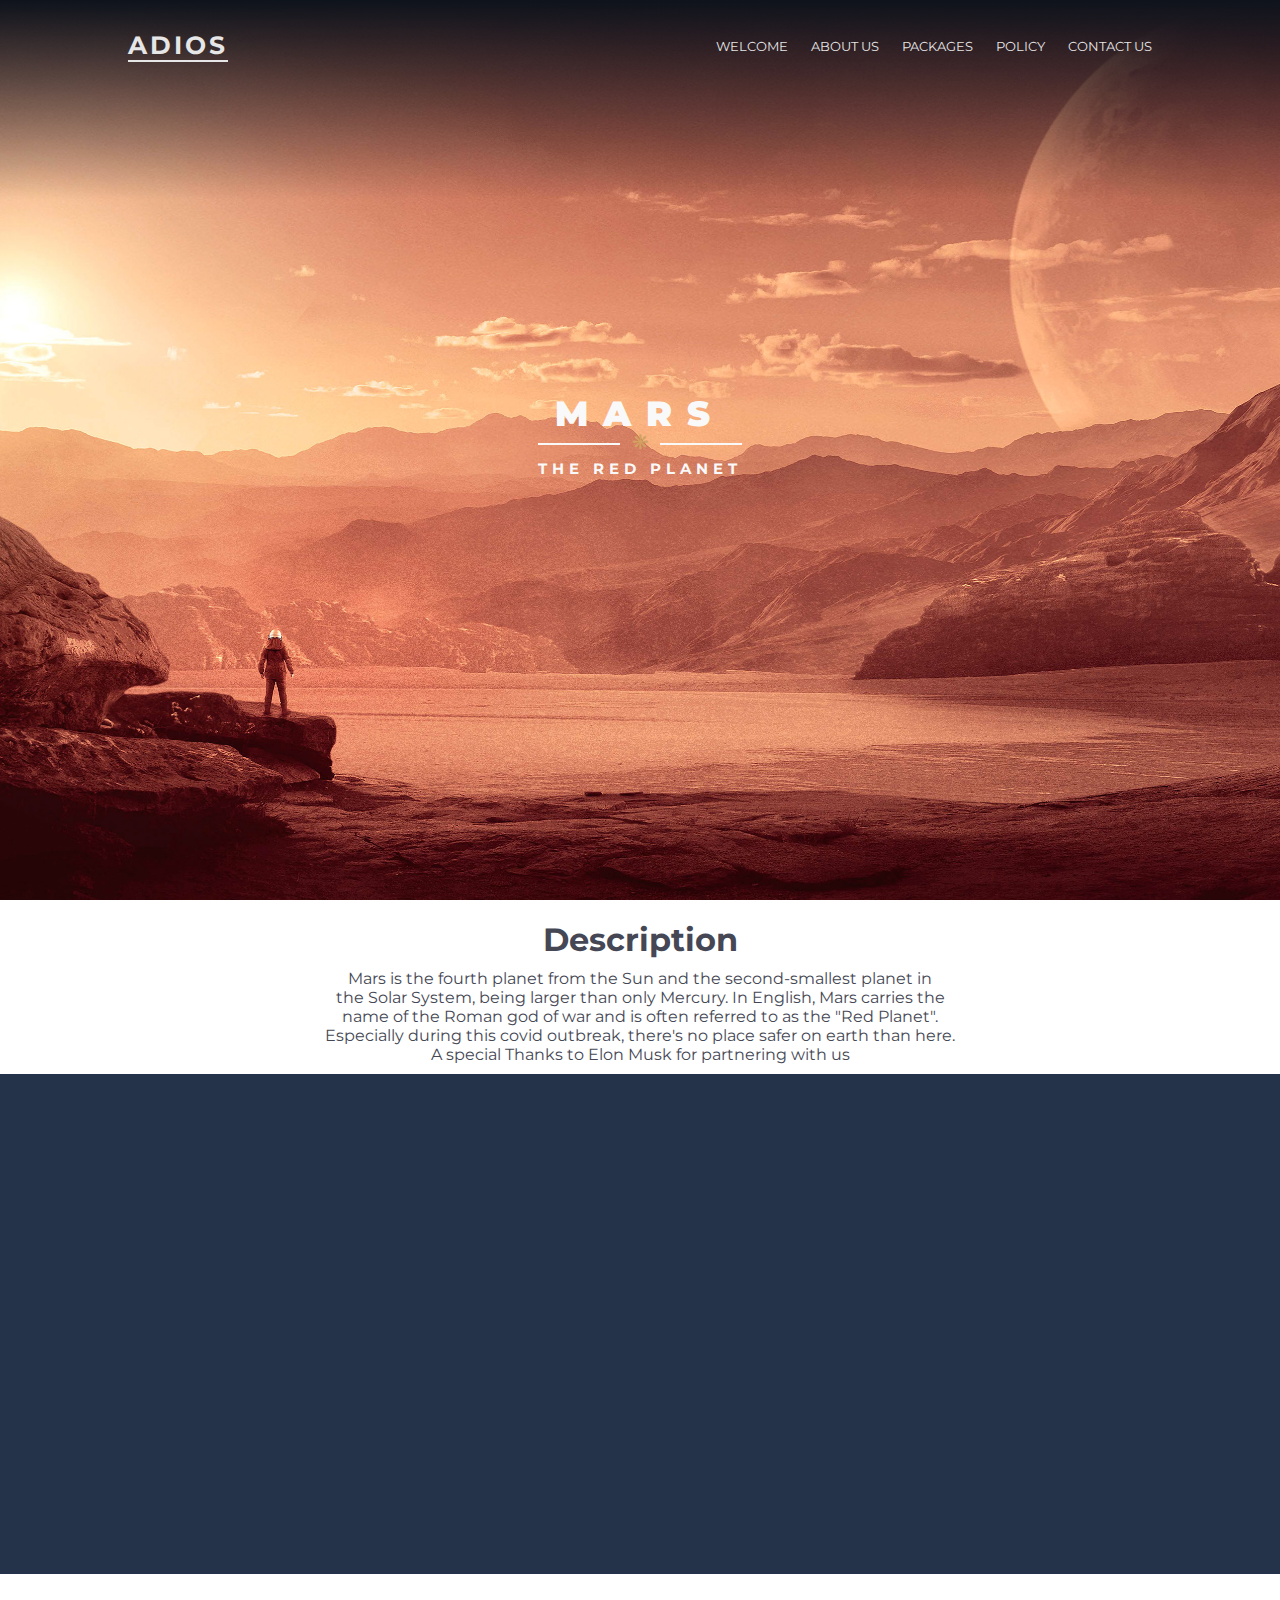
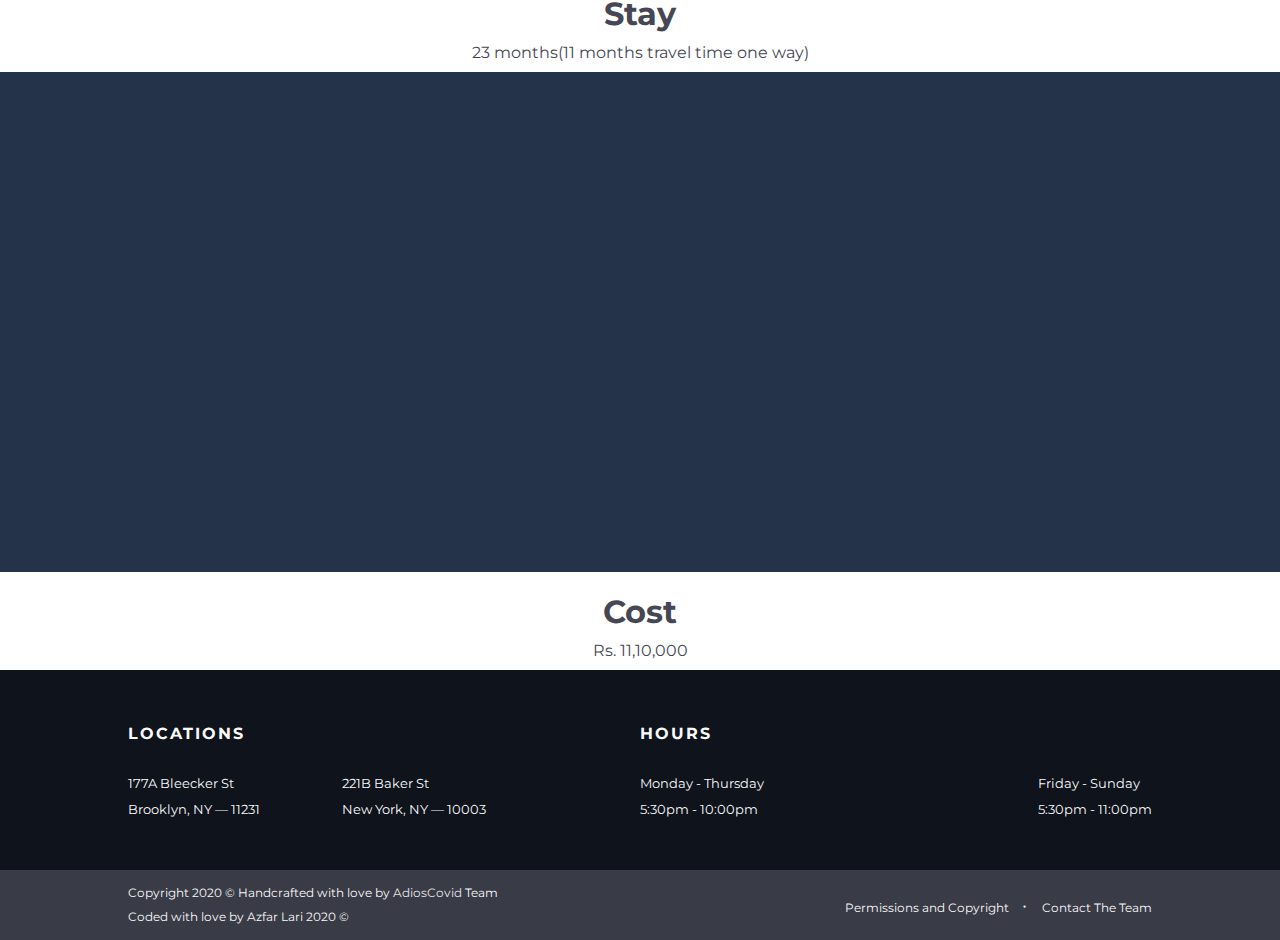
<file: mars.html>
<!DOCTYPE html>
<html lang="en">
	<head>
		<meta charset="UTF-8">
		<meta name="viewport" content="width=device-width, initial-scale=1">
		<meta name="author" content="Website coded by Azfar Lari">
		<title> Mars - AdiosCovid </title>
		<link href="https://fonts.googleapis.com/css?family=Allura" rel="stylesheet">
		<link href="https://fonts.googleapis.com/css?family=Montserrat:400,700,900" rel="stylesheet">
        <link rel="stylesheet" href="./assets/css/styles.css">
        <link rel="stylesheet" href="./assets/css/mars.css">
	</head>
	<body>
		<header id="go_to_top">
			<div class="gradient">
				<div class="container">
					<h2 id="logo"><a href="index.html"> Adios </a></h2>
					<img id="open_menu" class="menu_icon show" src="./assets/img/menu.png" >
					<img id="close_menu" class="menu_icon" src="./assets/img/x.png" >
					<nav>
						<a href="./index.html" class="menu_link"> Welcome </a>
						<a href="./howwework.html" class="menu_link"> About Us </a>
						<a href="./packages.html" class="menu_link"> Packages </a>
						<a href="./tnc.html" class="menu_link"> Policy </a>
						<a href="./contact.html" class="menu_link"> Contact Us</a>
					</nav>
				</div>
			</div>
			<div class="welcome_container">
				
				<h1 class="brand"> Mars </h1>
				<span class="symbol"> &#10059; </span>
				<h2> The Red Planet </h2>
			</div>
		</header>
		
		<main>
            <section style="display:flex;justify-content: center;text-align: center;flex-direction: column;padding: 10px 10%;">
                <h1 style="font-family: Montserrat;font-size: xx-large;padding-top: 10px;"> Description</h1>
                <p style="padding-top: 10px;margin-right: 20%;margin-left: 20%;">
                    Mars is the fourth planet from the Sun and the second-smallest planet in the Solar System, being larger than only Mercury. In English, Mars carries the name of the Roman god of war and is often referred to as the "Red Planet".</p>
                <p>Especially during this covid outbreak, there's no place safer on earth than here.</p>
                <p>A special Thanks to Elon Musk for partnering with us</p>
            </section>
			
			<section class="divider"> 
					
			</section>
			
			<section style="display:flex;justify-content: center;text-align: center;flex-direction: column;padding: 10px 10%;">
                <h1 style="font-family: Montserrat;font-size: xx-large;padding-top: 10px;"> Stay</h1>
                <p style="padding-top: 10px;">
                23 months(11 months travel time one way) 
                </p>
            </section>
			<section class="divider">
					<h1 class="highlight">  </h1>
					<h1 class="topic">  </h1>			
			</section>
			
			<section style="display:flex;justify-content: center;text-align: center;flex-direction: column;padding: 10px 10%;">
                <h1 style="font-family: Montserrat;font-size: xx-large;padding-top: 10px;"> Cost</h1>
                <p style="padding-top: 10px;">
                  Rs. 11,10,000  </p>
            </section>
						
		</main>

		<footer>
			<div id="info" class="breakpoint">
				<div id="locations">
					<h2> Locations </h2>
					<div  class="address_container">
						<div class="address1">
							<p> 177A Bleecker St </p>
							<p> Brooklyn, NY — 11231 </p>
						</div>
						<div class="address2">
							<p> 221B Baker St </p>
							<p> New York, NY — 10003 </p>
						</div>
					</div>
				</div>
				
				<div id="hours">
					<h2> Hours </h2>
					<div class="open_container">
						<div class="open">
							<p> Monday - Thursday </p>
							<p> 5:30pm - 10:00pm </p>
						</div>	
						<div class="open">
							<p> Friday - Sunday </p>
							<p> 5:30pm - 11:00pm </p>
						</div>
					</div>
				</div>
			</div>
							
		<div class="copyright_container">

			<div id="copyright">

					<div> 
						<p> Copyright 2020 &copy; Handcrafted with love by <a href="#">AdiosCovid </a> Team </p>
						<p> Coded with love by Azfar Lari 2020 &copy; </p>
					</div>
					<div>
						<p> Permissions and Copyright <span class="dot"> &middot; </span> Contact The Team </p>
					</div>			
			</div>
		</div>	
	</footer>

</body>
<script src="./assets/js/scripts.js"> </script>
</html>
</file>
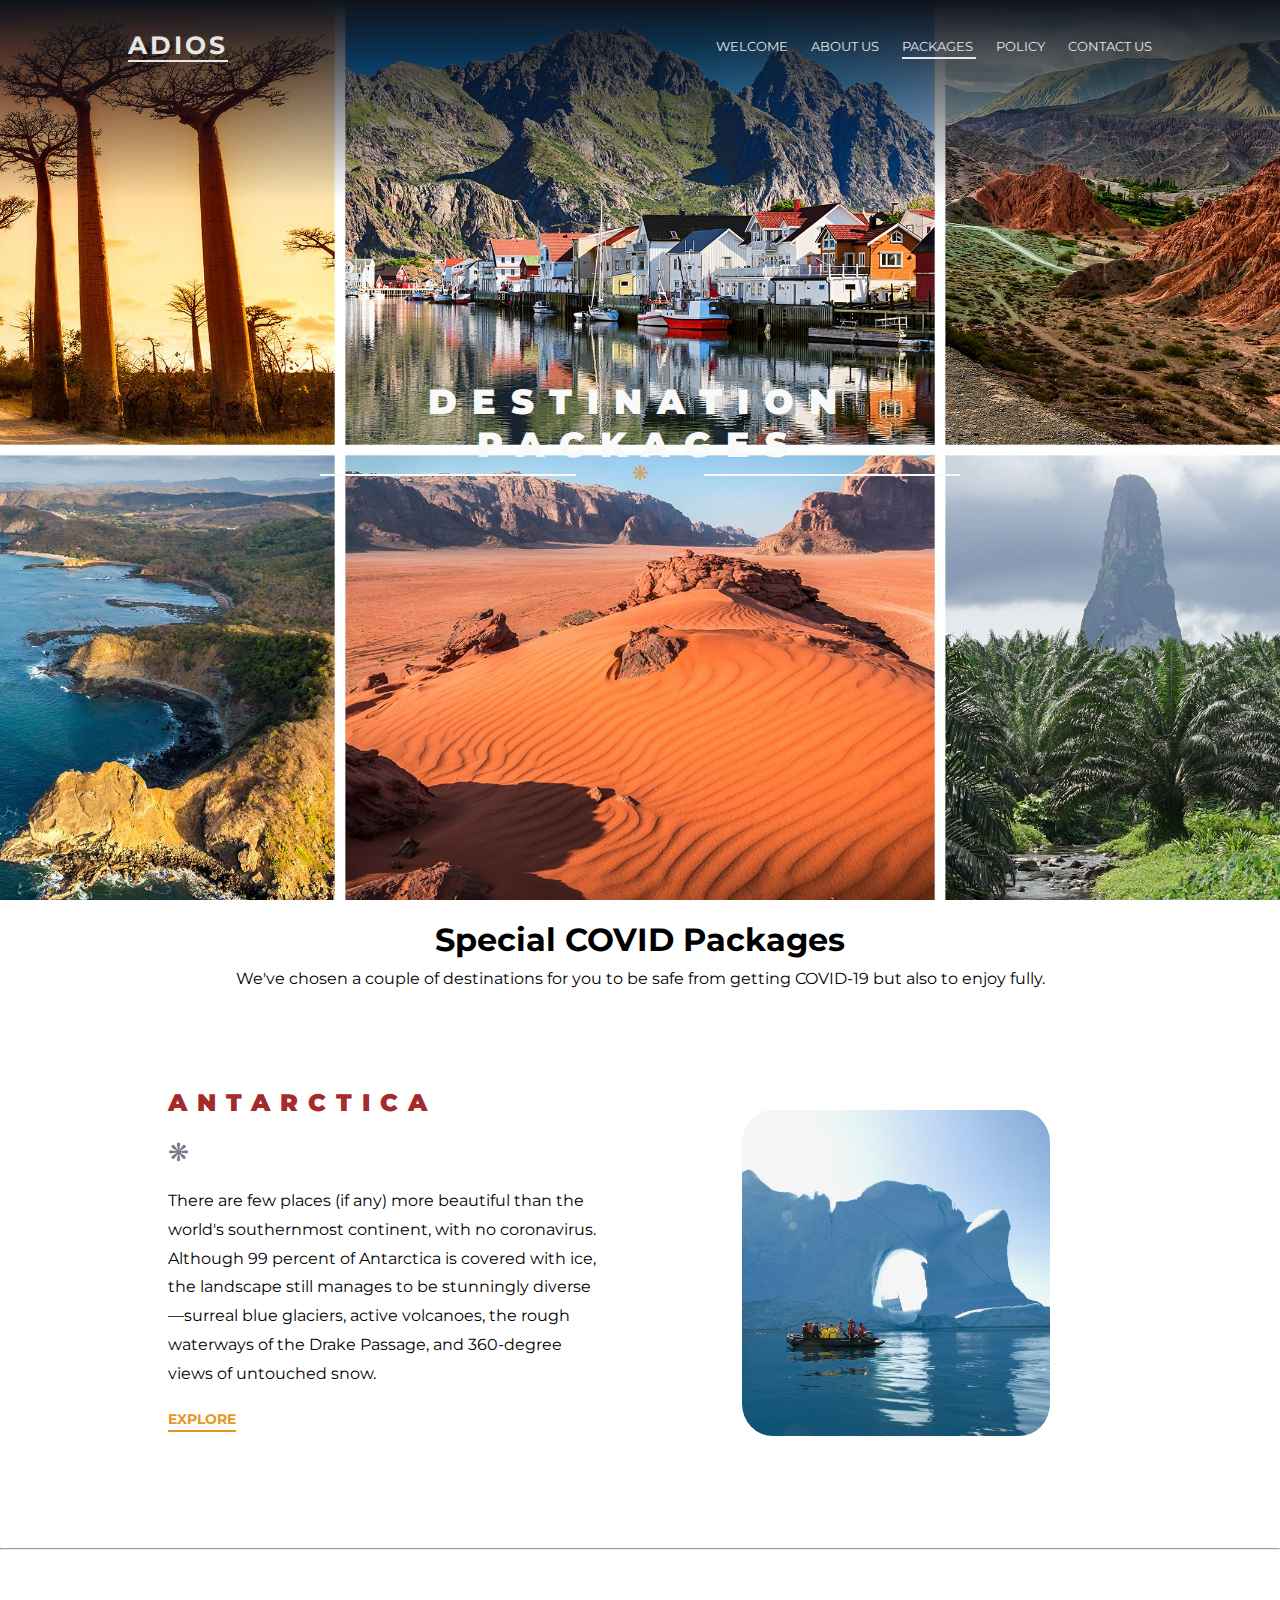
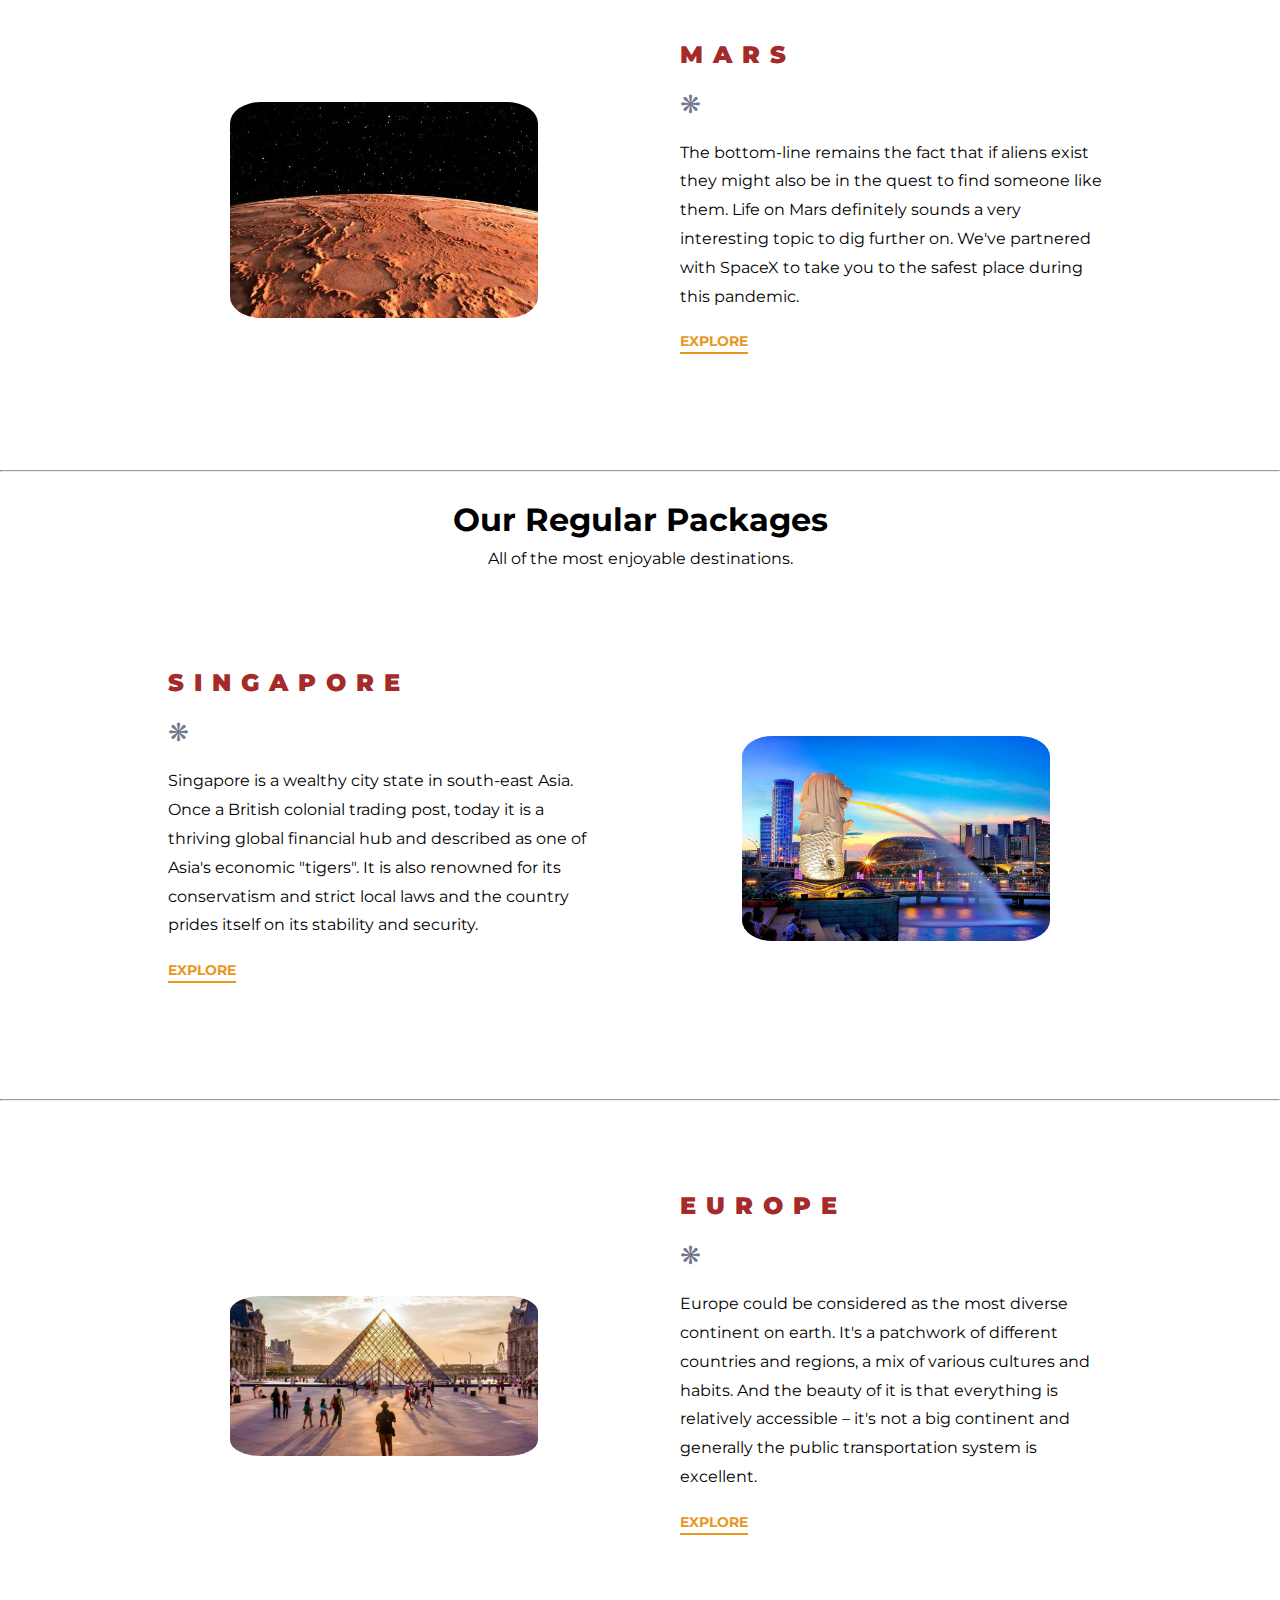
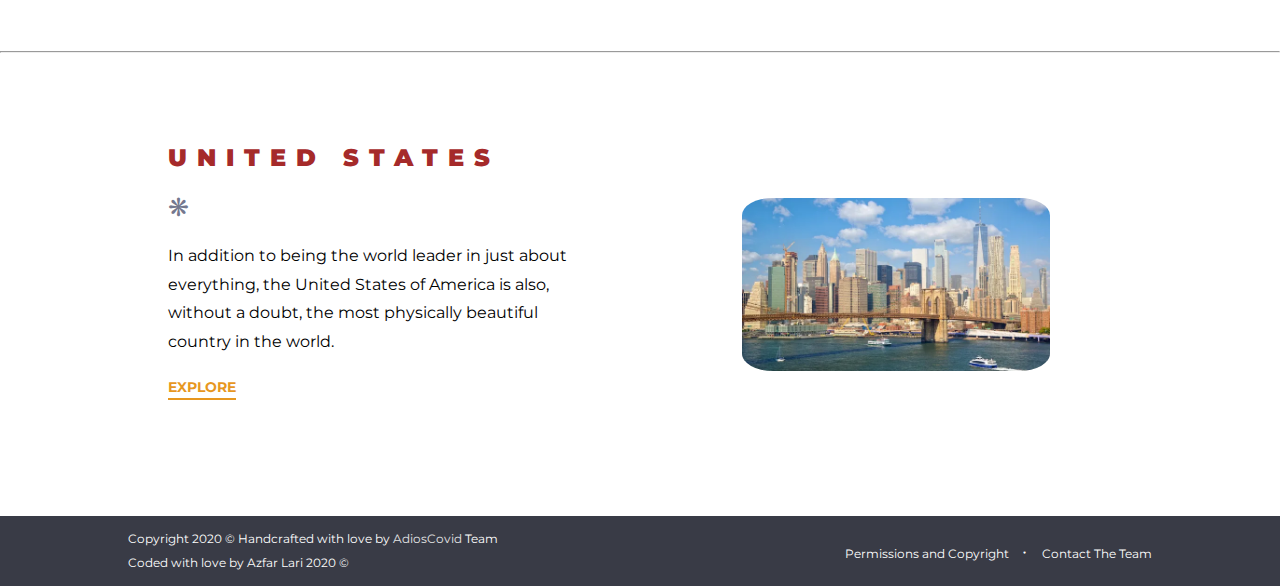
<file: packages.html>
<!DOCTYPE html>
<html lang="en">
	<head>
		<meta charset="UTF-8">
		<meta name="viewport" content="width=device-width, initial-scale=1">
		<meta name="author" content="Website coded by Azfar Lari">
		<title> Packages - AdiosCovid </title>
		<link href="https://fonts.googleapis.com/css?family=Allura" rel="stylesheet">
        <link href="https://fonts.googleapis.com/css?family=Montserrat:400,700,900" rel="stylesheet">
        <link rel="stylesheet" href="./assets/css/styles.css">
        <link rel="stylesheet" href="./assets/css/packages.css">
	</head>
	<body>
		<header id="go_to_top">
			<div class="gradient">
				<div class="container">
					<h2 id="logo"><a href="index.html"> Adios </a></h2>
					<img id="open_menu" class="menu_icon show" src="./assets/img/menu.png" >
					<img id="close_menu" class="menu_icon" src="./assets/img/x.png" >
					<nav>
						<a href="./index.html" class="menu_link"> Welcome </a>
						<a href="./howwework.html" class="menu_link"> About Us </a>
						<a href="#" class="menu_link active"> Packages </a>
						<a href="./tnc.html" class="menu_link"> Policy </a>
						<a href="./contact.html" class="menu_link"> Contact Us</a>
					</nav>
				</div>
			</div>
			<div class="welcome_container">
				<h1 class="brand"> Destination Packages </h1>
				<span class="symbol"> &#10059; </span>
			</div>
        </header>

        <section style="display:flex;justify-content: center;text-align: center;flex-direction: column;padding: 10px 10%;">
            <h1 style="font-family: Montserrat;font-size: xx-large;padding-top: 10px;"> Special COVID Packages</h1>
            <p style="padding-top: 10px;">We've chosen a couple of destinations for you to be safe from getting COVID-19 but also to enjoy fully.</p>
        </section>

        <section id="about" class="breakpoint">
            <div class="content">
                <h1 class="topic" style="font-size: x-large; color: brown;"> Antarctica </h1>
                <p class="symbol"> &#10059; </p>
                <p> 
					There are few places (if any) more beautiful than the world's southernmost continent, with no coronavirus. Although 99 percent of Antarctica is covered with ice, the landscape still manages to be stunningly diverse—surreal blue glaciers, active volcanoes, the rough waterways of the Drake Passage, and 360-degree views of untouched snow.</p>
                    <h2><a target="_blank" href="./antarctica.html"> Explore </a></h2>
                </div>
            <div class="img_container">
                <img src="./assets/img/antarctica.jpg" style="border-radius: 10%;" title="" alt=""> 
            </div>
        </section>
<hr>
        <section id="about" class="breakpoint"> 
            <div class="img_container">
                <img src="./assets/img/mars.jpg" style="border-radius: 10%;" title="" alt=""> 
            </div>
            <div class="content">
                <h1 class="topic" style="font-size: x-large; color: brown;"> Mars </h1>
                <p class="symbol"> &#10059; </p>
                <p> The bottom-line remains the fact that if aliens exist they might also be in the quest to find someone like them. Life on Mars definitely sounds a very interesting topic to dig further on.
                    We've partnered with SpaceX to take you to the safest place during this pandemic. </p>
                    <h2><a target="_blank" href="./mars.html"> Explore </a></h2>
            </div>
        </section>
        <hr>
        
        <section style="display:flex;justify-content: center;text-align: center;flex-direction: column;padding: 10px 10%;">
            <h1 style="font-family: Montserrat;font-size: xx-large;padding-top: 10px;"> Our Regular Packages</h1>
            <p style="padding-top: 10px;">All of the most enjoyable destinations.</p>
        </section>

        <section id="about" class="breakpoint">
            <div class="content">
                <h1 class="topic" style="font-size: x-large; color: brown;"> Singapore </h1>
                <p class="symbol"> &#10059; </p>
                <p> Singapore is a wealthy city state in south-east Asia. Once a British colonial trading post, today it is a thriving global financial hub and described as one of Asia's economic "tigers". It is also renowned for its conservatism and strict local laws and the country prides itself on its stability and security.
                </p>
                <h2><a target="_blank" href="./singapore.html"> Explore </a></h2>
            </div>
            <div class="img_container">
                <img src="./assets/img/singapore.jpg" style="border-radius: 10%;" title="" alt=""> 
            </div>
		</section>
		<hr>
        <section id="about" class="breakpoint"> 
            <div class="img_container">
                <img src="./assets/img/europe.jpg" style="border-radius: 10%;" title="" alt=""> 
            </div>
            <div class="content">
                <h1 class="topic" style="font-size: x-large; color: brown;"> Europe </h1>
                <p class="symbol"> &#10059; </p>
                <p> Europe could be considered as the most diverse continent on earth. It's a patchwork of different countries and regions, a mix of various cultures and habits. And the beauty of it is that everything is relatively accessible – it's not a big continent and generally the public transportation system is excellent. </p>
                <h2><a target="_blank" href="./europe.html"> Explore </a></h2>
            </div>
        </section>
        <hr>
        <section id="about" class="breakpoint">
            <div class="content">
                <h1 class="topic" style="font-size: x-large; color: brown;"> United States </h1>
                <p class="symbol"> &#10059; </p>
                <p> In addition to being the world leader in just about everything, the United States of America is also, without a doubt, the most physically beautiful country in the world.
                </p>
                <h2><a target="_blank" href="./america.html"> Explore </a></h2>
            </div>
            <div class="img_container">
                <img src="./assets/img/america.jpg" style="border-radius: 10%;" title="" alt=""> 
            </div>
		</section>

    <footer>

		<div class="copyright_container">

			<div id="copyright">
					<div> 
						<p style="color:white"> Copyright 2020 &copy; Handcrafted with love by <a href="#">AdiosCovid </a> Team </p>
						<p style="color:white"> Coded with love by Azfar Lari 2020 &copy; </p>
					</div>
					<div>
						<p style="color:white"> Permissions and Copyright <span class="dot"> &middot; </span> Contact The Team </p>
					</div>			
			</div>
		</div>	
	</footer>

</body>
<script src="./assets/js/scripts.js"> </script>
</html>
</file>
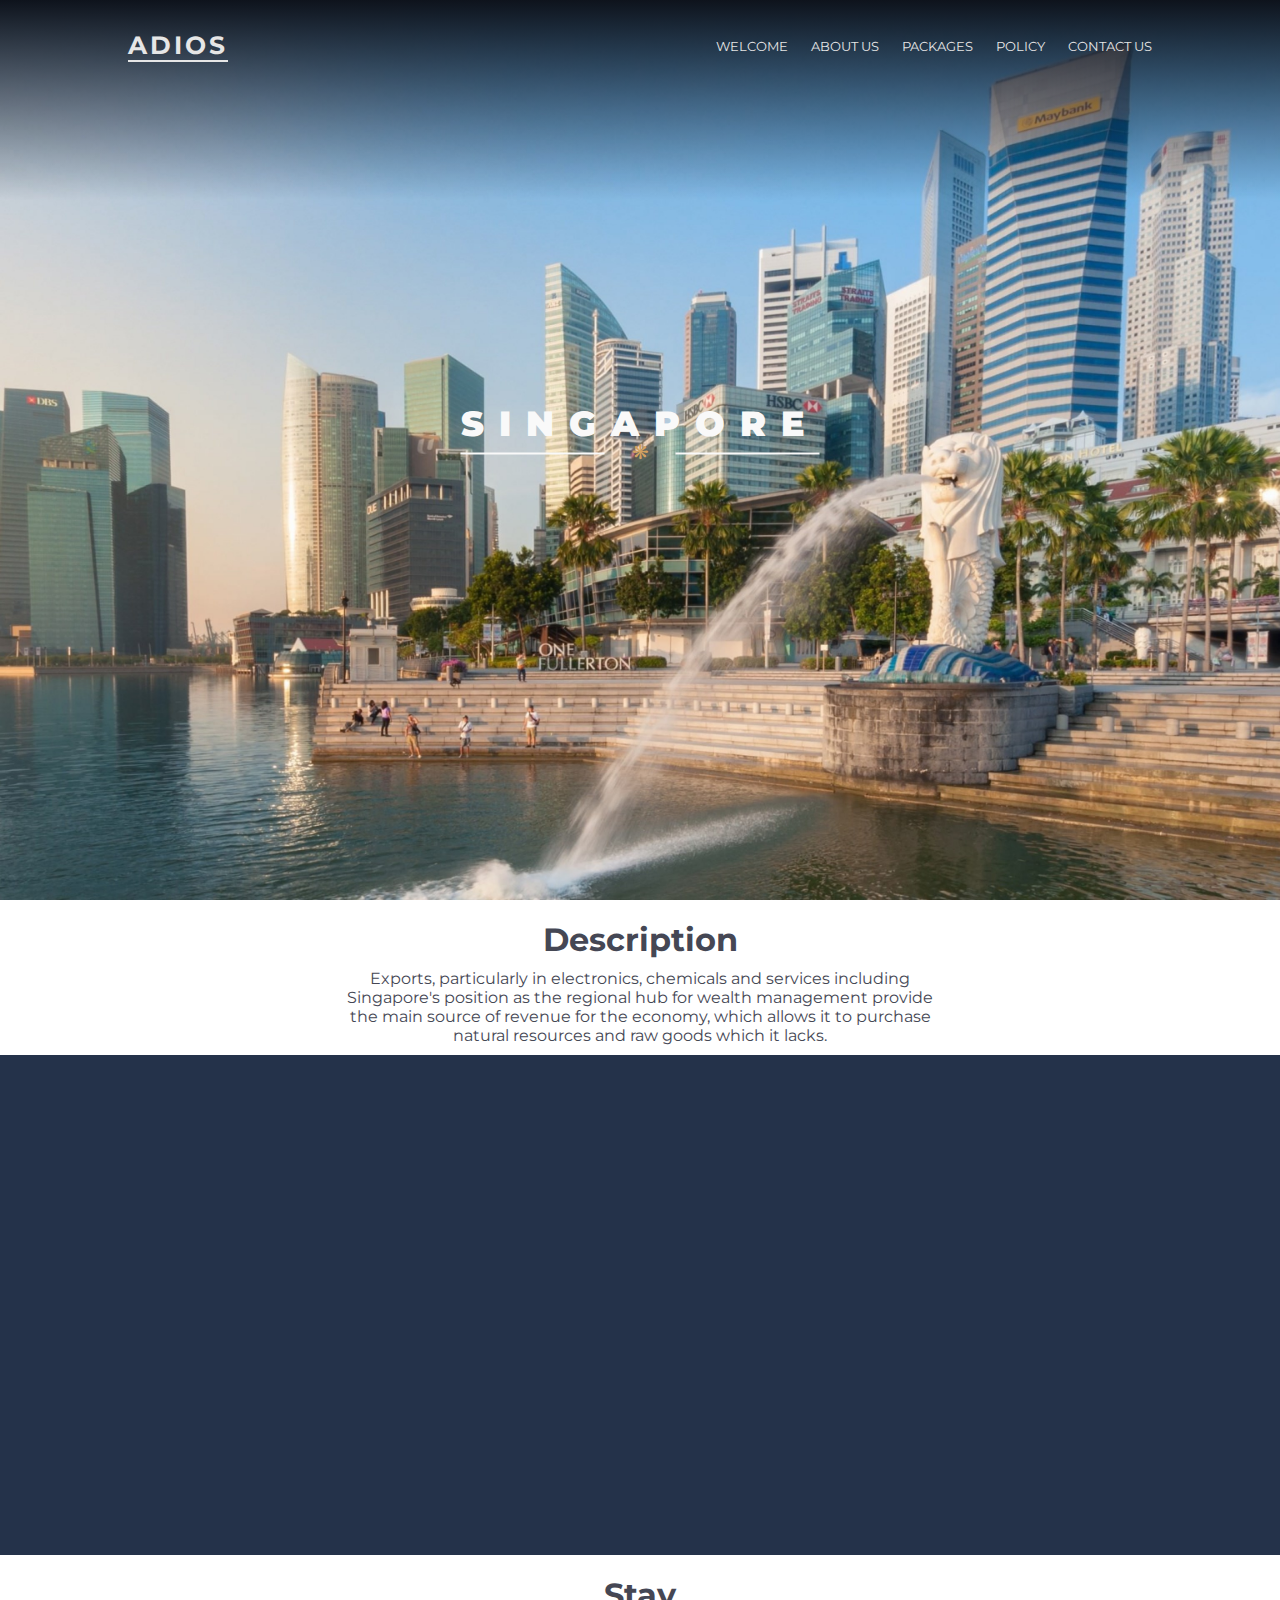
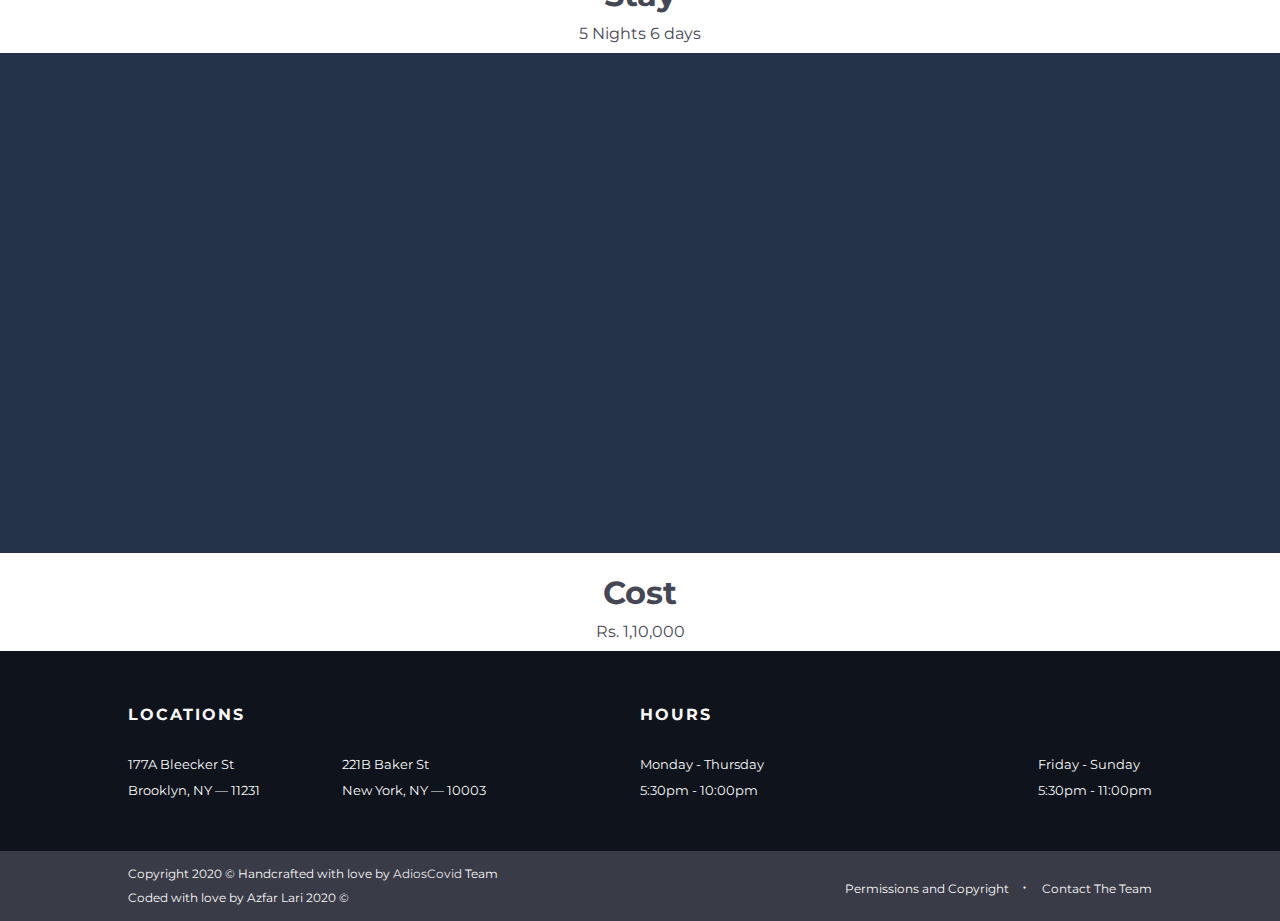
<file: singapore.html>
<!DOCTYPE html>
<html lang="en">
	<head>
		<meta charset="UTF-8">
		<meta name="viewport" content="width=device-width, initial-scale=1">
		<meta name="author" content="Website coded by Azfar Lari">
		<title> Singapore - AdiosCovid </title>
		<link href="https://fonts.googleapis.com/css?family=Allura" rel="stylesheet">
		<link href="https://fonts.googleapis.com/css?family=Montserrat:400,700,900" rel="stylesheet">
        <link rel="stylesheet" href="./assets/css/styles.css">
        <link rel="stylesheet" href="./assets/css/singapore.css">
	</head>
	<body>
		<header id="go_to_top">
			<div class="gradient">
				<div class="container">
					<h2 id="logo"><a href="index.html"> Adios </a></h2>
					<img id="open_menu" class="menu_icon show" src="./assets/img/menu.png" >
					<img id="close_menu" class="menu_icon" src="./assets/img/x.png" >
					<nav>
						<a href="./index.html" class="menu_link"> Welcome </a>
						<a href="./howwework.html" class="menu_link"> About Us </a>
						<a href="./packages.html" class="menu_link"> Packages </a>
						<a href="./tnc.html" class="menu_link"> Policy </a>
						<a href="./contact.html" class="menu_link"> Contact Us</a>
					</nav>
				</div>
			</div>
			<div class="welcome_container">
				
				<h1 class="brand"> Singapore </h1>
				<span class="symbol"> &#10059; </span>
				<h2>  </h2>
			</div>
		</header>
		
		<main>
            <section style="display:flex;justify-content: center;text-align: center;flex-direction: column;padding: 10px 10%;">
                <h1 style="font-family: Montserrat;font-size: xx-large;padding-top: 10px;"> Description</h1>
                <p style="padding-top: 10px;margin-right: 20%;margin-left: 20%;">
                    Exports, particularly in electronics, chemicals and services including Singapore's position as the regional hub for wealth management provide the main source of revenue for the economy, which allows it to purchase natural resources and raw goods which it lacks.</p>
            </section>
			
			<section class="divider"> 
					
			</section>
			
			<section style="display:flex;justify-content: center;text-align: center;flex-direction: column;padding: 10px 10%;">
                <h1 style="font-family: Montserrat;font-size: xx-large;padding-top: 10px;"> Stay</h1>
                <p style="padding-top: 10px;">
                5 Nights 6 days
                </p>
            </section>
			<section class="divider">
					<h1 class="highlight">  </h1>
					<h1 class="topic">  </h1>			
			</section>
			
			<section style="display:flex;justify-content: center;text-align: center;flex-direction: column;padding: 10px 10%;">
                <h1 style="font-family: Montserrat;font-size: xx-large;padding-top: 10px;"> Cost</h1>
                <p style="padding-top: 10px;">
                  Rs. 1,10,000  </p>
            </section>
						
		</main>

		<footer>
			<div id="info" class="breakpoint">
				<div id="locations">
					<h2> Locations </h2>
					<div  class="address_container">
						<div class="address1">
							<p> 177A Bleecker St </p>
							<p> Brooklyn, NY — 11231 </p>
						</div>
						<div class="address2">
							<p> 221B Baker St </p>
							<p> New York, NY — 10003 </p>
						</div>
					</div>
				</div>
				
				<div id="hours">
					<h2> Hours </h2>
					<div class="open_container">
						<div class="open">
							<p> Monday - Thursday </p>
							<p> 5:30pm - 10:00pm </p>
						</div>	
						<div class="open">
							<p> Friday - Sunday </p>
							<p> 5:30pm - 11:00pm </p>
						</div>
					</div>
				</div>
			</div>
							
		<div class="copyright_container">

			<div id="copyright">

					<div> 
						<p> Copyright 2020 &copy; Handcrafted with love by <a href="#">AdiosCovid </a> Team </p>
						<p> Coded with love by Azfar Lari 2020 &copy; </p>
					</div>
					<div>
						<p> Permissions and Copyright <span class="dot"> &middot; </span> Contact The Team </p>
					</div>			
			</div>
		</div>	
	</footer>

</body>
<script src="./assets/js/scripts.js"> </script>
</html>
</file>
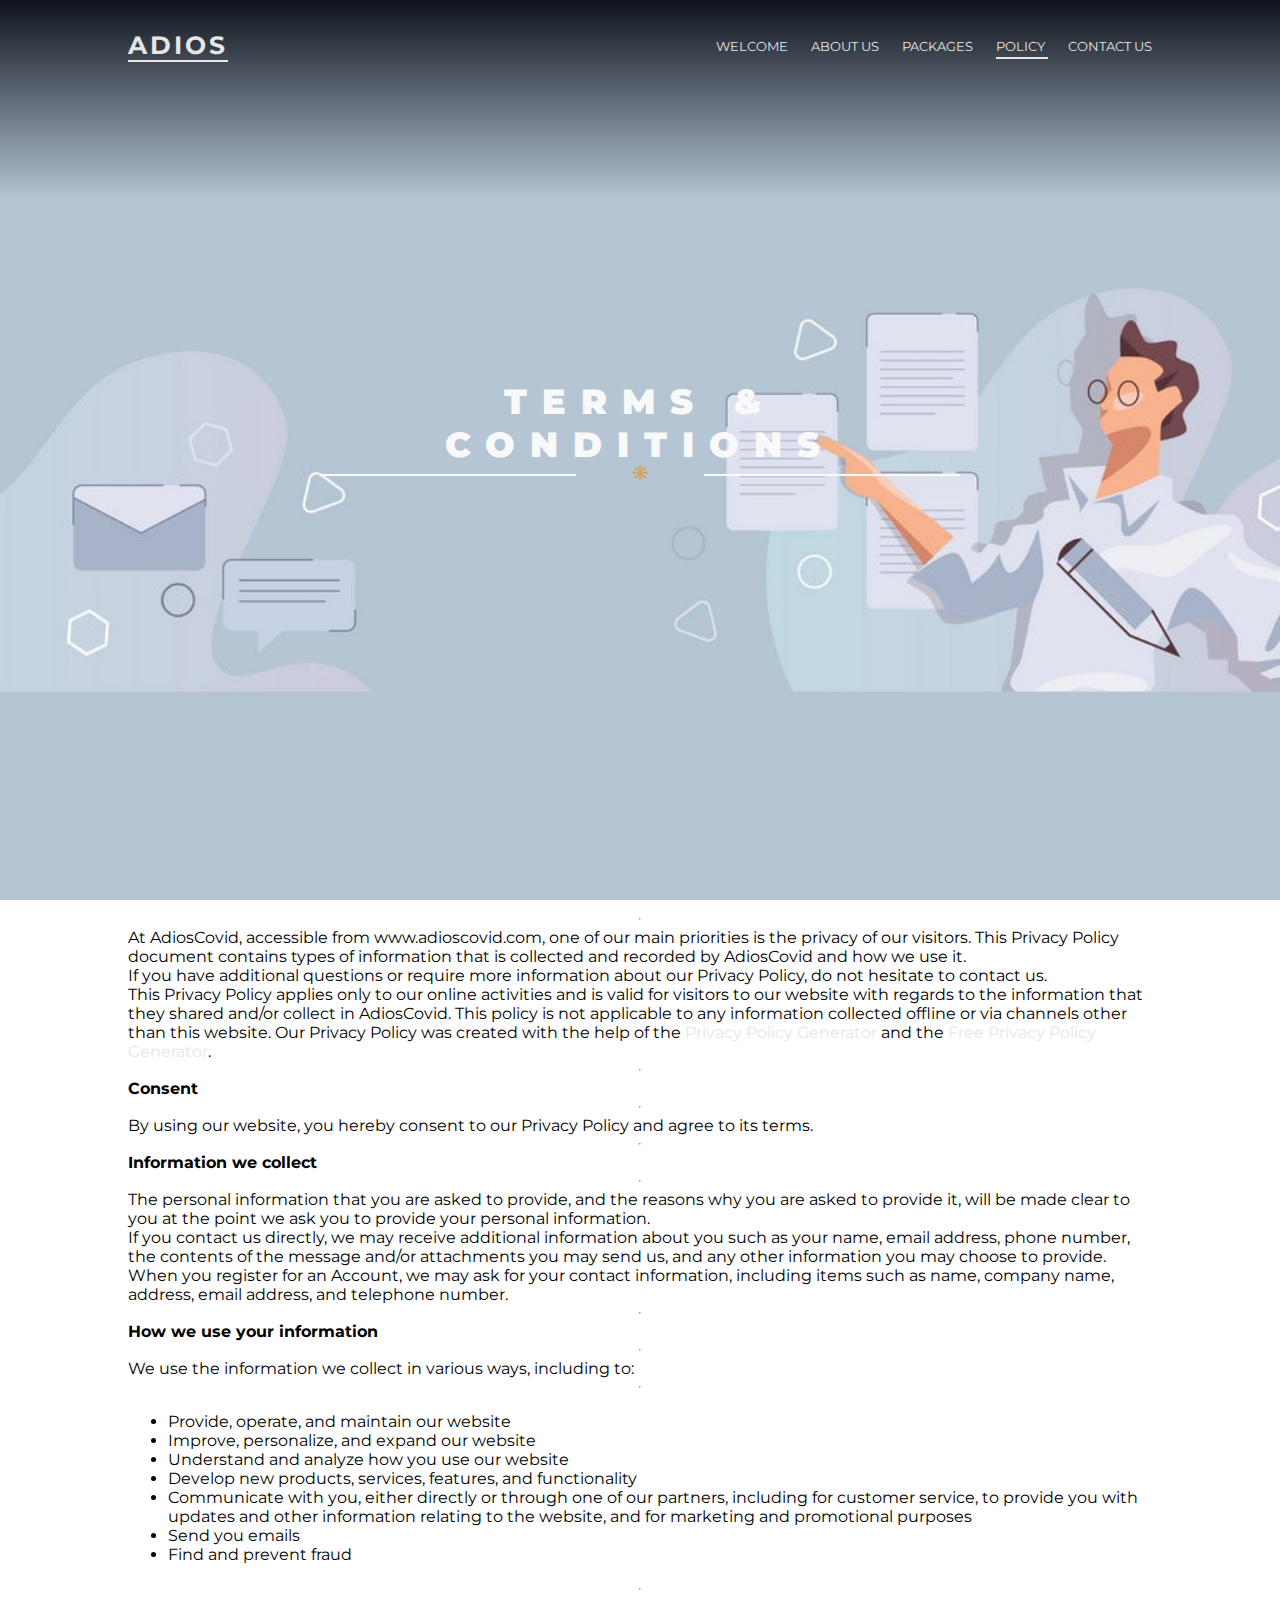
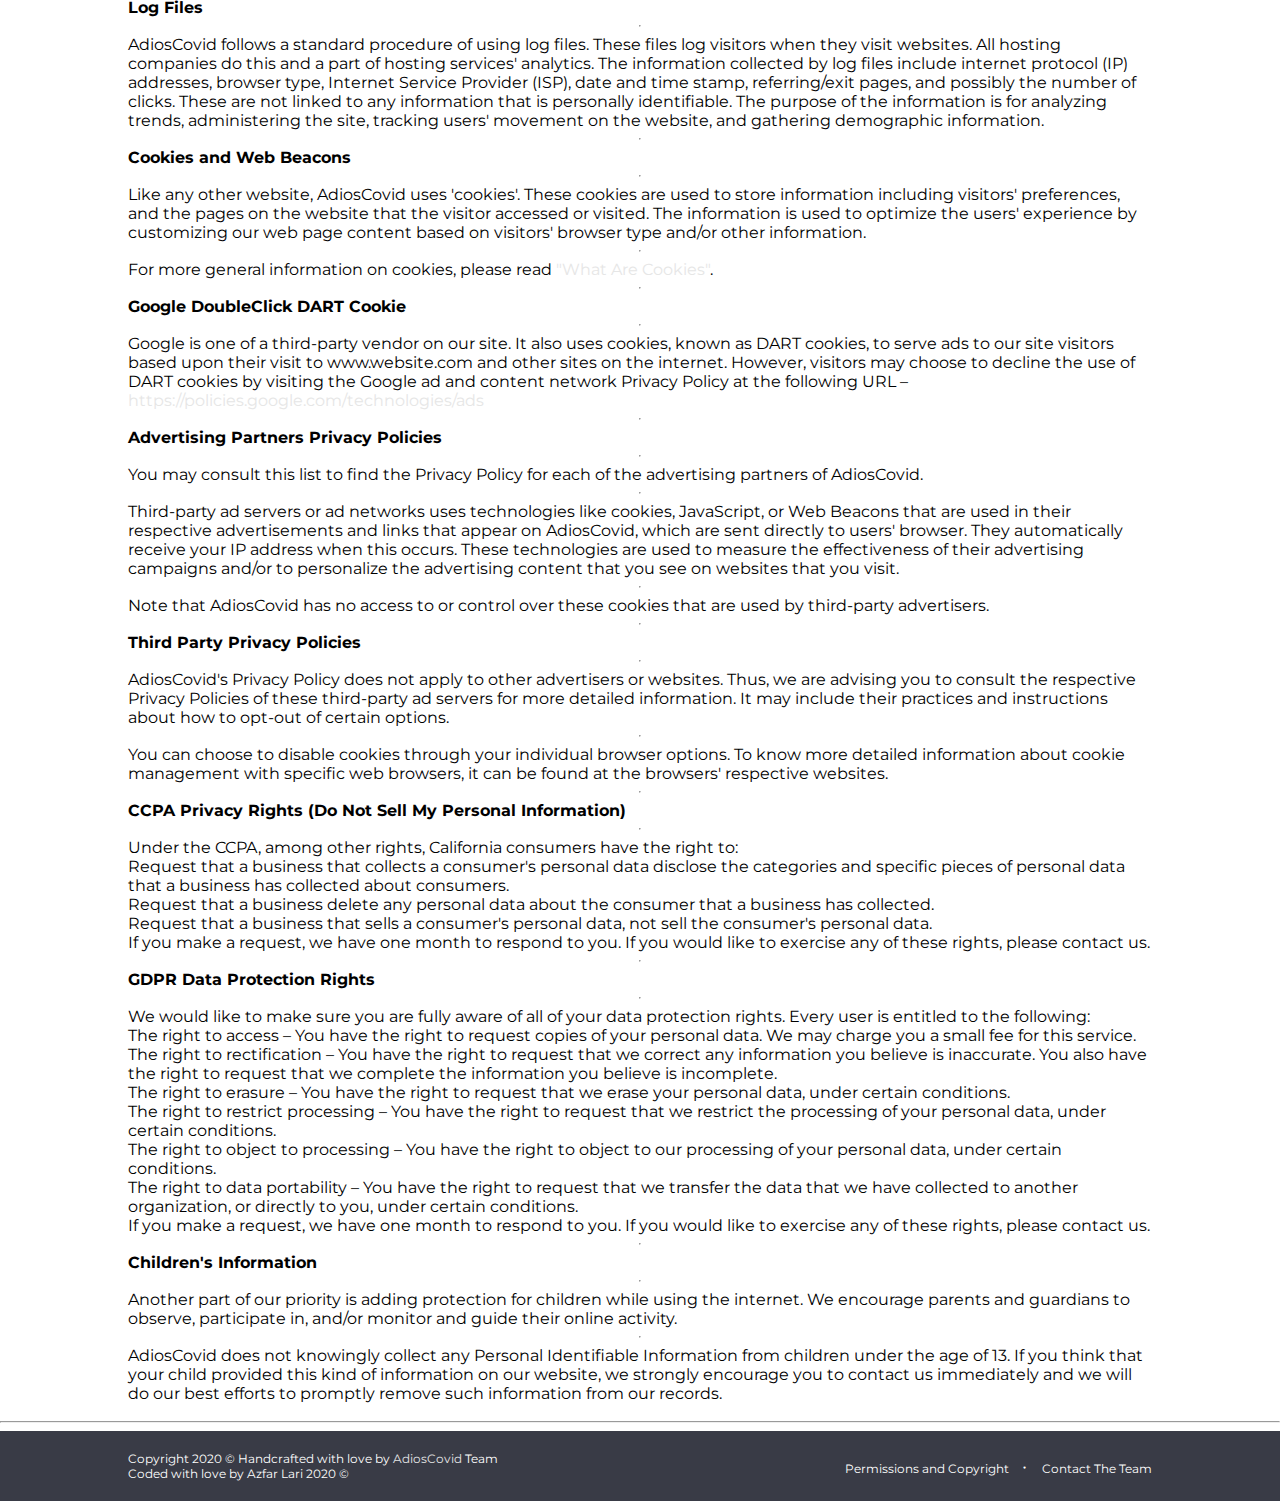
<file: tnc.html>
<!DOCTYPE html>
<html lang="en">
	<head>
		<meta charset="UTF-8">
		<meta name="viewport" content="width=device-width, initial-scale=1">
		<meta name="author" content="Website coded by Azfar Lari">
		<meta name="description" content="Terms and conditions">
		<title> Policy - AdiosCovid </title>
		<link href="https://fonts.googleapis.com/css?family=Allura" rel="stylesheet">
        <link href="https://fonts.googleapis.com/css?family=Montserrat:400,700,900" rel="stylesheet">
        <link rel="stylesheet" href="./assets/css/styles.css">
        <link rel="stylesheet" href="./assets/css/tnc.css">
	</head>
	<body>
		<header id="go_to_top">
			<div class="gradient">
				<div class="container">
					<h2 id="logo"><a href="index.html"> Adios </a></h2>
					<img id="open_menu" class="menu_icon show" src="./assets/img/menu.png" >
					<img id="close_menu" class="menu_icon" src="./assets/img/x.png" >
					<nav>
						<a href="./index.html" class="menu_link"> Welcome </a>
						<a href="./howwework.html" class="menu_link"> About Us </a>
						<a href="./packages.html" class="menu_link"> Packages </a>
						<a href="#" class="menu_link active"> Policy </a>
						<a href="./contact.html" class="menu_link"> Contact Us</a>
					</nav>
				</div>
			</div>
			<div class="welcome_container">
				<h1 class="brand"> Terms & Conditions </h1>
				<span class="symbol"> &#10059; </span>
			</div>
        </header>
        <section style="display:flex;justify-content: center;flex-direction: column;padding: 10px 10%;">

               
					<hr>

					<p>At AdiosCovid, accessible from www.adioscovid.com, one of our main priorities is the privacy of our visitors. This Privacy Policy document contains types of information that is collected and recorded by AdiosCovid and how we use it.</p>
					
					<p>If you have additional questions or require more information about our Privacy Policy, do not hesitate to contact us.</p>
					
					<p>This Privacy Policy applies only to our online activities and is valid for visitors to our website with regards to the information that they shared and/or collect in AdiosCovid. This policy is not applicable to any information collected offline or via channels other than this website. Our Privacy Policy was created with the help of the <a href="https://www.privacypolicygenerator.info">Privacy Policy Generator</a> and the <a href="https://www.privacypolicyonline.com/privacy-policy-generator/">Free Privacy Policy Generator</a>.</p>
					<hr>
					<h2>Consent</h2>
					<hr>
					<p>By using our website, you hereby consent to our Privacy Policy and agree to its terms.</p>
					<hr>
					<h2>Information we collect</h2>
					<hr>
					<p>The personal information that you are asked to provide, and the reasons why you are asked to provide it, will be made clear to you at the point we ask you to provide your personal information.</p>
					<p>If you contact us directly, we may receive additional information about you such as your name, email address, phone number, the contents of the message and/or attachments you may send us, and any other information you may choose to provide.</p>
					<p>When you register for an Account, we may ask for your contact information, including items such as name, company name, address, email address, and telephone number.</p>
					<hr>
					<h2>How we use your information</h2>
					<hr>
					<p>We use the information we collect in various ways, including to:</p>
					<hr>
					<ul>
					<li>Provide, operate, and maintain our website</li>
					<li>Improve, personalize, and expand our website</li>
					<li>Understand and analyze how you use our website</li>
					<li>Develop new products, services, features, and functionality</li>
					<li>Communicate with you, either directly or through one of our partners, including for customer service, to provide you with updates and other information relating to the website, and for marketing and promotional purposes</li>
					<li>Send you emails</li>
					<li>Find and prevent fraud</li>
					</ul>
					<hr>
					<h2>Log Files</h2>
					<hr>
					<p>AdiosCovid follows a standard procedure of using log files. These files log visitors when they visit websites. All hosting companies do this and a part of hosting services' analytics. The information collected by log files include internet protocol (IP) addresses, browser type, Internet Service Provider (ISP), date and time stamp, referring/exit pages, and possibly the number of clicks. These are not linked to any information that is personally identifiable. The purpose of the information is for analyzing trends, administering the site, tracking users' movement on the website, and gathering demographic information.</p>
					<hr>
					<h2>Cookies and Web Beacons</h2>
					<hr>
					<p>Like any other website, AdiosCovid uses 'cookies'. These cookies are used to store information including visitors' preferences, and the pages on the website that the visitor accessed or visited. The information is used to optimize the users' experience by customizing our web page content based on visitors' browser type and/or other information.</p>
					<hr>
					<p>For more general information on cookies, please read <a href="https://www.cookieconsent.com/what-are-cookies/">"What Are Cookies"</a>.</p>
					<hr>
					<h2>Google DoubleClick DART Cookie</h2>
					<hr>
					<p>Google is one of a third-party vendor on our site. It also uses cookies, known as DART cookies, to serve ads to our site visitors based upon their visit to www.website.com and other sites on the internet. However, visitors may choose to decline the use of DART cookies by visiting the Google ad and content network Privacy Policy at the following URL – <a href="https://policies.google.com/technologies/ads">https://policies.google.com/technologies/ads</a></p>
					
					<hr>
					<h2>Advertising Partners Privacy Policies</h2>
					<hr>
					<P>You may consult this list to find the Privacy Policy for each of the advertising partners of AdiosCovid.</p>
						<hr>
					<p>Third-party ad servers or ad networks uses technologies like cookies, JavaScript, or Web Beacons that are used in their respective advertisements and links that appear on AdiosCovid, which are sent directly to users' browser. They automatically receive your IP address when this occurs. These technologies are used to measure the effectiveness of their advertising campaigns and/or to personalize the advertising content that you see on websites that you visit.</p>
					<hr>
					<p>Note that AdiosCovid has no access to or control over these cookies that are used by third-party advertisers.</p>
					<hr>
					<h2>Third Party Privacy Policies</h2>
					<hr>
					<p>AdiosCovid's Privacy Policy does not apply to other advertisers or websites. Thus, we are advising you to consult the respective Privacy Policies of these third-party ad servers for more detailed information. It may include their practices and instructions about how to opt-out of certain options. </p>
					<hr>
					<p>You can choose to disable cookies through your individual browser options. To know more detailed information about cookie management with specific web browsers, it can be found at the browsers' respective websites.</p>
					<hr>
					<h2>CCPA Privacy Rights (Do Not Sell My Personal Information)</h2>
					<hr>
					<p>Under the CCPA, among other rights, California consumers have the right to:</p>
					<p>Request that a business that collects a consumer's personal data disclose the categories and specific pieces of personal data that a business has collected about consumers.</p>
					<p>Request that a business delete any personal data about the consumer that a business has collected.</p>
					<p>Request that a business that sells a consumer's personal data, not sell the consumer's personal data.</p>
					<p>If you make a request, we have one month to respond to you. If you would like to exercise any of these rights, please contact us.</p>
					<hr>
					<h2>GDPR Data Protection Rights</h2>
					<hr>
					<p>We would like to make sure you are fully aware of all of your data protection rights. Every user is entitled to the following:</p>
					<p>The right to access – You have the right to request copies of your personal data. We may charge you a small fee for this service.</p>
					<p>The right to rectification – You have the right to request that we correct any information you believe is inaccurate. You also have the right to request that we complete the information you believe is incomplete.</p>
					<p>The right to erasure – You have the right to request that we erase your personal data, under certain conditions.</p>
					<p>The right to restrict processing – You have the right to request that we restrict the processing of your personal data, under certain conditions.</p>
					<p>The right to object to processing – You have the right to object to our processing of your personal data, under certain conditions.</p>
					<p>The right to data portability – You have the right to request that we transfer the data that we have collected to another organization, or directly to you, under certain conditions.</p>
					<p>If you make a request, we have one month to respond to you. If you would like to exercise any of these rights, please contact us.</p>
					<hr>
					<h2>Children's Information</h2>
					<hr>
					<p>Another part of our priority is adding protection for children while using the internet. We encourage parents and guardians to observe, participate in, and/or monitor and guide their online activity.</p>
					<hr>
					<p>AdiosCovid does not knowingly collect any Personal Identifiable Information from children under the age of 13. If you think that your child provided this kind of information on our website, we strongly encourage you to contact us immediately and we will do our best efforts to promptly remove such information from our records.</p></section>			
					<hr>
		<div class="copyright_container">

			<div id="copyright">
					<div> 
						<p style="color:white"> Copyright 2020 &copy; Handcrafted with love by <a href="#">AdiosCovid </a> Team </p>
						<p style="color:white"> Coded with love by Azfar Lari 2020 &copy; </p>
					</div>
					<div>
						<p style="color:white"> Permissions and Copyright <span class="dot"> &middot; </span> Contact The Team </p>
					</div>			
			</div>
		</div>	
	</footer>

</body>
<script src="./assets/js/scripts.js"> </script>
</html>
</file>
<file: assets/css/styles.css>
body, h1, h2, p {
	margin: 0;
	padding: 0;
	font-family: 'Montserrat', sans-serif, Calibri;
	font-size: 16px;
}

header {
	height: 100vh;
	position: relative;
	background: #0e131c url("../img/noteback.jpg") no-repeat center center fixed;
	background-size: cover;
}

a {
	text-decoration: none;
	color: #e6e6e6;
}

main {
	color: #454754;
	text-align: center;
}

footer {
	background-color: #0e131c;
	color: #f9f9f9;
	line-height: 2;
	position: relative;
}

.container, #about, #menu, #reservation, #info, #copyright {
	width: 80%;
	margin: 0 auto;
}

/* Header */

nav {
	font-size: 13px;
}

nav a {
	margin: 0 10px;
	padding-bottom: 3px;
}

nav a:nth-of-type(5) {
	margin-right: 0;
}

nav a.active {
	border-bottom: 2px solid #e6e6e6;
}

.container {
	text-transform: uppercase;
	display: flex;
	justify-content: space-between;
	align-items: center;
	padding: 30px 0;
	transition: all .7s ease-in-out;
	/* border: 1px solid yellow; */
	box-sizing: border-box;
}

.container.fixed_menu {
	background-color: #0e131c;
	border-bottom: 1px solid #d3a261;
	width: 100%;
	position: fixed;
	top: 0%;
	padding: 10px 40px;
	transition: all .7s ease-in-out;
	z-index: 5;
}

/* Hamburger Menu (continued in the media queries section) */

.menu_icon {
	display: none;
	cursor: pointer;
}

.gradient {
	width: 100%;
	height: 200px;
	background: linear-gradient(to bottom, #0e131c, transparent);
}

#logo {
	border-bottom: 2px solid #e6e6e6;
	letter-spacing: 3px;
	font-size: 25px;
}

#logo a {
	color: #e6e6e6;
}

.welcome_container {
	text-align: center;
	position: absolute;
	top: 50%;
	left: 50%;
	transform: translate(-50%, -50%);
	text-transform: uppercase;
	color: #f9f9f9;

}

.highlight {
	color: rgb(231, 151, 31);
	font-family: 'Allura', cursive, Calibri, sans-serif;
	text-transform: none;
	font-size: 60px;
}

.brand, .topic {
	letter-spacing: 15px;
	margin-top: -30px;
	font-weight: 900;
	font-size: 35px;
}

header .symbol {
	color: #d3a261;
	font-size: 20px;
	display: block;
	position: relative;
	margin-top: -5px;
	margin-bottom: 5px;
}

header .symbol:before, header .symbol:after {
	content: "";
	position: absolute;
	display: inline-block;
	top: 60%;
	transform: translateY(-50%);
	height: 2px;
	width: 40%;
	background-color: #f9f9f9;
}

header .symbol:before {
	margin-right: 10px;
	left: 0;
}

header .symbol:after {
	margin-left: 10px;
	right: 0;
}


header h2 {
	font-size: 15px;
	letter-spacing: 5px;
}

/* Main */

section#about, section#menu, section#reservation {
	display: flex;
	justify-content: space-between;
	margin-top: 80px;
	margin-bottom: 80px;
}

.content {
	box-sizing: border-box;
	padding: 40px;
	width: 50%;
	display: flex;
	flex-flow: column wrap;
	justify-content: center;
}

.topic {
	letter-spacing: 10px;
	text-transform: uppercase;
}

.content a{
	color: rgb(231, 151, 31);
	text-transform: uppercase;
	font-size: 14px;
	padding-bottom: 2px;
	border-bottom: 2px solid rgb(231, 151, 31);
}

.content h2 {
	margin-top: 20px;
}

.content p:nth-of-type(2) {
	line-height: 1.8;
}

.symbol {
	color: #74788e;
	font-size: 25px;
	margin-top: 20px;
	margin-bottom: 20px;
}

.img_container {
	width: 50%;
	display: flex;
	justify-content: center;
	align-items: center;
}

section img {
	width: 60%;
	min-width: 300px;
}

#menu .img_container {
	display: grid;
	grid-template-columns: 1fr 1fr;
	grid-template-rows: 1fr 1fr;
	grid-gap: 20px 20px;
}

#menu img {
	width: 100%;
	min-width: 50px;
}
.align_end {
	align-self: end;
}

.align_start {
	align-self: start;
}

/* Dividers */

.divider {
	height: 500px;
	display: flex;
	flex-flow: column wrap;
	justify-content: center;
}

.divider .topic {
	color: #f9f9f9;
}

main section:nth-of-type(2) {
	background: #24324a url(../img/back2-books.jpg) no-repeat center center fixed;
	background-size: cover;
}

main section:nth-of-type(4) {
	background: #24324a url(../img/du.jpg) no-repeat center center fixed;
	background-size: cover;
}

/* Footer */

.copyright_container {
	width: 100%;
	background-color: #393b46;
}

#info {
	display: flex;
	justify-content: space-between;
	min-height: 200px;
}

#info h2 {
	text-transform: uppercase;
	letter-spacing: 2px;
	font-size: 16px;
}

#info p {
	font-size: 13px;
}

#info > div {
	display: flex;
	flex-flow: column wrap;
	justify-content: center;
}

#locations {
	width: 35%;
}

#hours {
	width: 50%;
}

.address_container, .open_container {
	margin-top: 20px;
	display: flex;
	flex-flow: row wrap;
	justify-content: space-between;
}

#copyright p {
	font-size: 12px;
}

#copyright {
	min-height: 70px;
	display: flex;
	justify-content: space-between;
	align-items: center;
}

.dot {
	padding: 0 10px;
	font-size: 20px;
}

#top {
	width: 50px;
	height: 50px;
	border-radius: 50%;
	position: absolute;
	left: 50%;
	top: -25px;
	transform: translateX(-50%);
	background-color: #fff;
	color: #0e131c;
	line-height: normal;
	text-align: center;
	font-weight: bold;
	text-transform: uppercase;
	cursor: pointer;
}

#top p {
	font-size: 12px;
}

#top a {
	color: #0e131c;
}

p#arrow {
	transform: rotate(90deg);
	font-size: 18px;
}

.address1 {
	padding-right: 30px;
}

/* Media queries */

@media all and (max-width: 575px) {
	.divider {
		height: 400px;
	}
	
	#copyright p {
		font-size: 10px;
	}
	
	#info {
		flex-flow: column nowrap;
	}
	
	#locations, div#hours {
		width: 100%;
		padding: 0;
		text-align: center;
	}
	
	div#locations, .address_container {
		flex-flow: column nowrap;
	}
	
	div#hours {
		margin-top: 30px;
	}
	
	div#locations {
		margin-top: 20px;
	}
	
	.address1 {
		padding-right: 0;
	}
}

@media all and (max-width: 700px) {
	
	nav {
		display: none;
	}
	
	#open_menu.show, #close_menu.show {
		display: block;
		z-index: 5;
	}
	
	#logo {
		z-index: 5;
	}
	
	.container.show_menu {
		width: 100%;
		height: 100vh;
		/* we need these for when the page is in the welcome section, where the fixed_menu class is no longer active */
		padding: 10px 40px;
		position: fixed;
		top: 0;
		z-index: 5;
		/* resetting the following ones */
		transition: none;
		border-bottom: none;
		background-color: rgba(0, 0, 0, .9);
		align-items: flex-start;
	}
	
	nav.show_menu { 
		position: absolute;
		height: 100vh;
		width: 100vw;
		display: flex;
		flex-flow: column nowrap;
		justify-content: center;
		align-items: center;
		/* because the parent container has some padding, we need to get it out */
		margin: -10px 0 0 -40px;		
	}
	
	nav.show_menu a {
		margin-bottom: 10px;
	}
	
	nav.show_menu a:nth-of-type(5) {
		margin-right: 10px;
	}

}

@media all and (max-width: 767px) {
	
	section#about, section#menu, section#reservation {
		margin-top: 20px;
		margin-bottom: 20px;
		display: flex;
		flex-direction: column;
	}
	
	.content, .img_container {
		width: 100%;	
	}
	
	section#about {
		margin-bottom: 40px;
	}
	
	section#menu {
		margin-top: 40px;
	}
	
	section#reservation {
		margin-bottom: 60px;
	}
	
	.open_container div:nth-of-type(2) {
		margin-top: 20px;
	}
	
	#locations {
		align-self: flex-start;
	}
	
	.open_container {
		flex-flow: column nowrap;
	}
	
	#info {
		justify-content: center;
	}
	
	#hours {
		width: 28%;
		padding-left: 20%;
	}
}

@media all and (max-width: 990px) {
	#copyright p {
		font-size: 12px;
	}
	
	#copyright {
		flex-flow: column nowrap;
		padding: 25px 0;
	}
	
	#copyright div {
		width: 80%;
		text-align: center;
	}
}

@media all and (min-width: 768px) and (max-width: 990px) {
	section#about, section#menu, section#reservation {
		margin-top: 40px;
		margin-bottom: 40px;
	}
}

@media all and (max-width: 1097px) {
	.open_container div:nth-of-type(3) {
		width: 100%;
	}
	
	.address2, .open_container div:nth-of-type(3) {
		margin-top: 20px;
	}
	
	#info {
		padding: 40px 0;
	}
}
</file>
<file: assets/css/america.css>
header {
    height: 100vh;
    position: relative;
    background: #0e131c url("../img/us_welcome.jpg") no-repeat center center fixed;
    background-size: cover;
}

/* Dividers */

.divider {
	height: 500px;
	display: flex;
	flex-flow: column wrap;
	justify-content: center;
}

.divider .topic {
	color: #f9f9f9;
}

main section:nth-of-type(2) {
	background: #24324a url(../img/us1.jpg) no-repeat center center fixed;
	background-size: cover;
}

main section:nth-of-type(4) {
	background: #24324a url(../img/us2.jpg) no-repeat center center fixed;
	background-size: cover;
}
</file>
<file: assets/css/antarctica.css>
header {
    height: 100vh;
    position: relative;
    background: #0e131c url("../img/ant_welcome.jpg") no-repeat center center fixed;
    background-size: cover;
}

/* Dividers */

.divider {
	height: 500px;
	display: flex;
	flex-flow: column wrap;
	justify-content: center;
}

.divider .topic {
	color: #f9f9f9;
}

main section:nth-of-type(2) {
	background: #24324a url(../img/ant1.jpg) no-repeat center center fixed;
	background-size: cover;
}

main section:nth-of-type(4) {
	background: #24324a url(../img/ant2.jpg) no-repeat center center fixed;
	background-size: cover;
}
</file>
<file: assets/css/contact.css>
header {
    height: 100vh;
    position: relative;
    background: #0e131c url("../img/contact.jpg") no-repeat center center fixed;
    background-size: cover;
}
</file>
<file: assets/css/team.css>
header {
    height: 100vh;
    position: relative;
    background: #0e131c url("../img/aboutback.jpg") no-repeat center center fixed;
    background-size: cover;
}
</file>
<file: assets/css/mars.css>
header {
    height: 100vh;
    position: relative;
    background: #0e131c url("../img/mars_welcome.jpg") no-repeat center center fixed;
    background-size: cover;
}

/* Dividers */

.divider {
	height: 500px;
	display: flex;
	flex-flow: column wrap;
	justify-content: center;
}

.divider .topic {
	color: #f9f9f9;
}

main section:nth-of-type(2) {
	background: #24324a url(../img/mars1.jpg) no-repeat center center fixed;
	background-size: cover;
}

main section:nth-of-type(4) {
	background: #24324a url(../img/mars2.jpg) no-repeat center center fixed;
	background-size: cover;
}
</file>
<file: assets/css/packages.css>
header {
    height: 100vh;
    position: relative;
    background: #0e131c url("../img/packages.jpg") no-repeat center center fixed;
    background-size: cover;
}
</file>
<file: assets/css/singapore.css>
header {
    height: 100vh;
    position: relative;
    background: #0e131c url("../img/sing_welcome.jpg") no-repeat center center fixed;
    background-size: cover;
}

/* Dividers */

.divider {
	height: 500px;
	display: flex;
	flex-flow: column wrap;
	justify-content: center;
}

.divider .topic {
	color: #f9f9f9;
}

main section:nth-of-type(2) {
	background: #24324a url(../img/sing1.jpg) no-repeat center center fixed;
	background-size: cover;
}

main section:nth-of-type(4) {
	background: #24324a url(../img/sing2.jpg) no-repeat center center fixed;
	background-size: cover;
}
</file>
<file: assets/css/tnc.css>
header {
    height: 100vh;
    position: relative;
    background: #0e131c url("../img/tnc.jpg") no-repeat center center fixed;
    background-size: cover;
}
</file>
